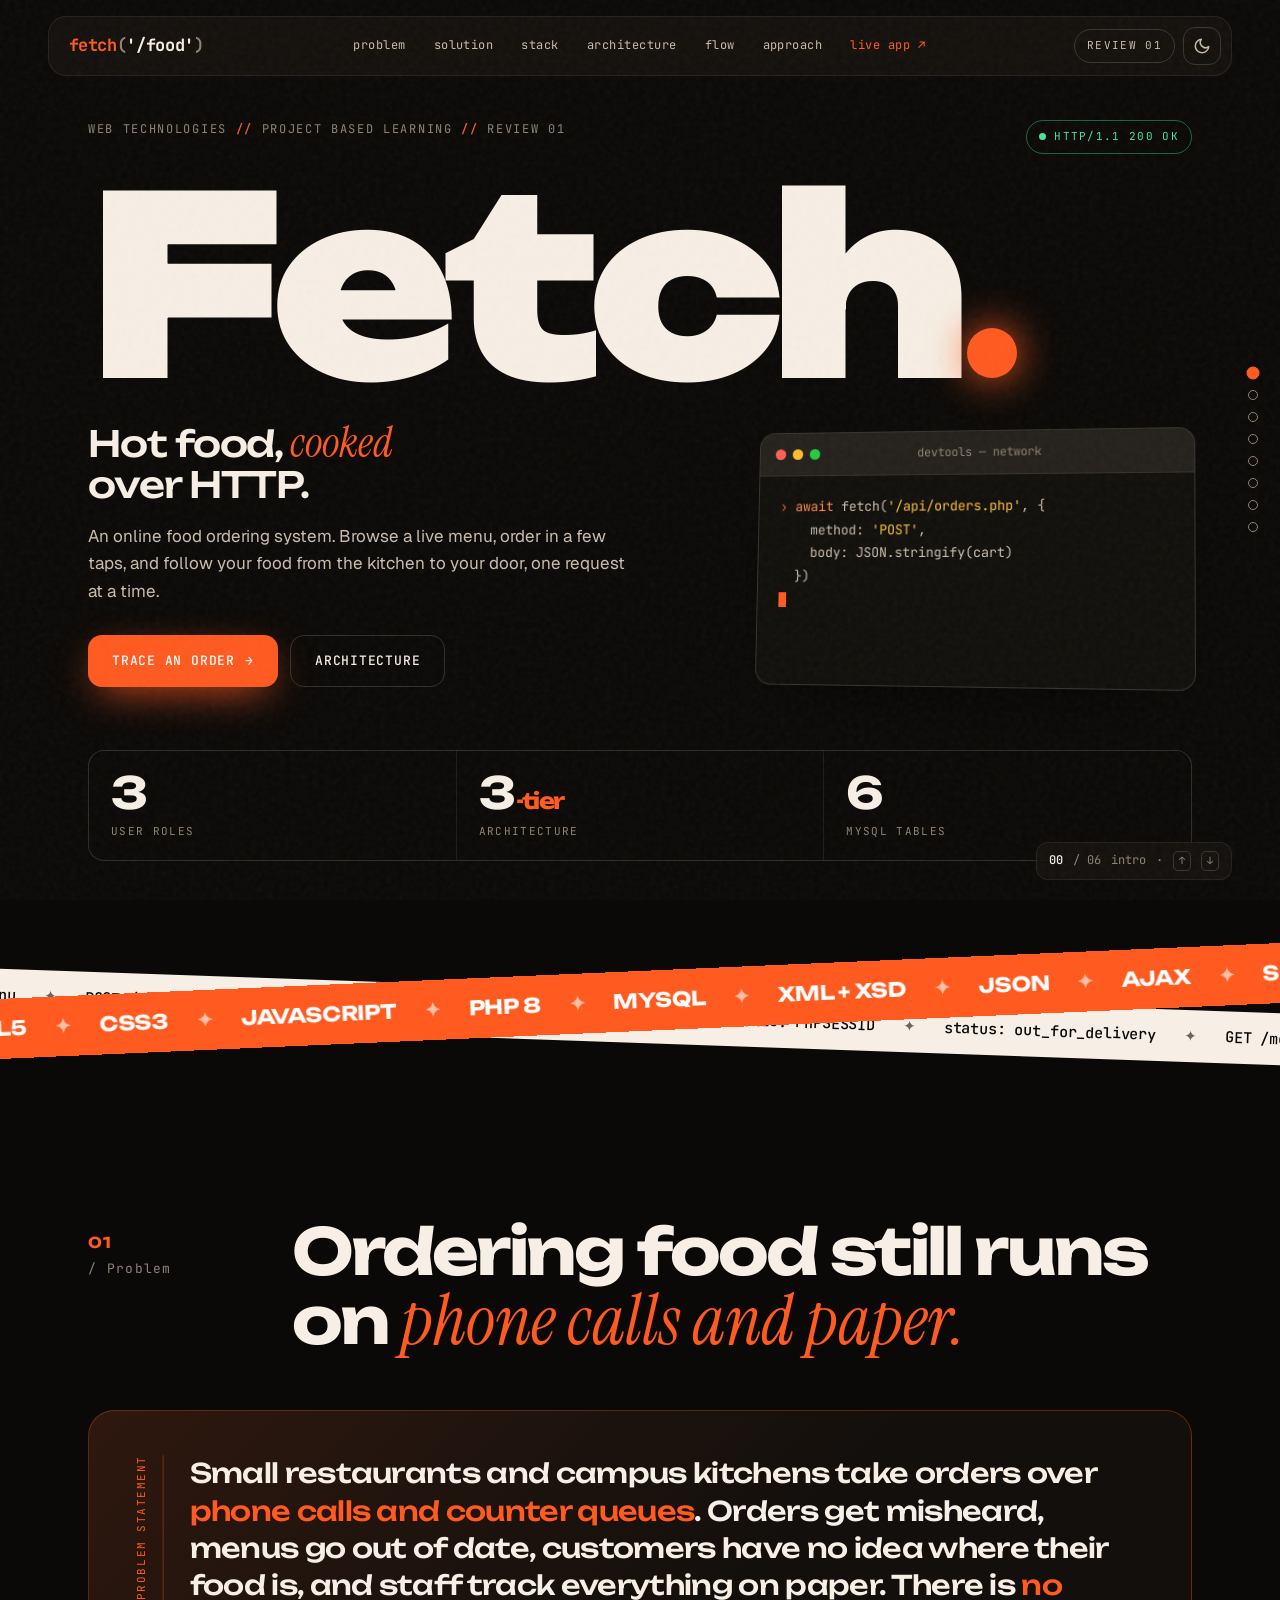
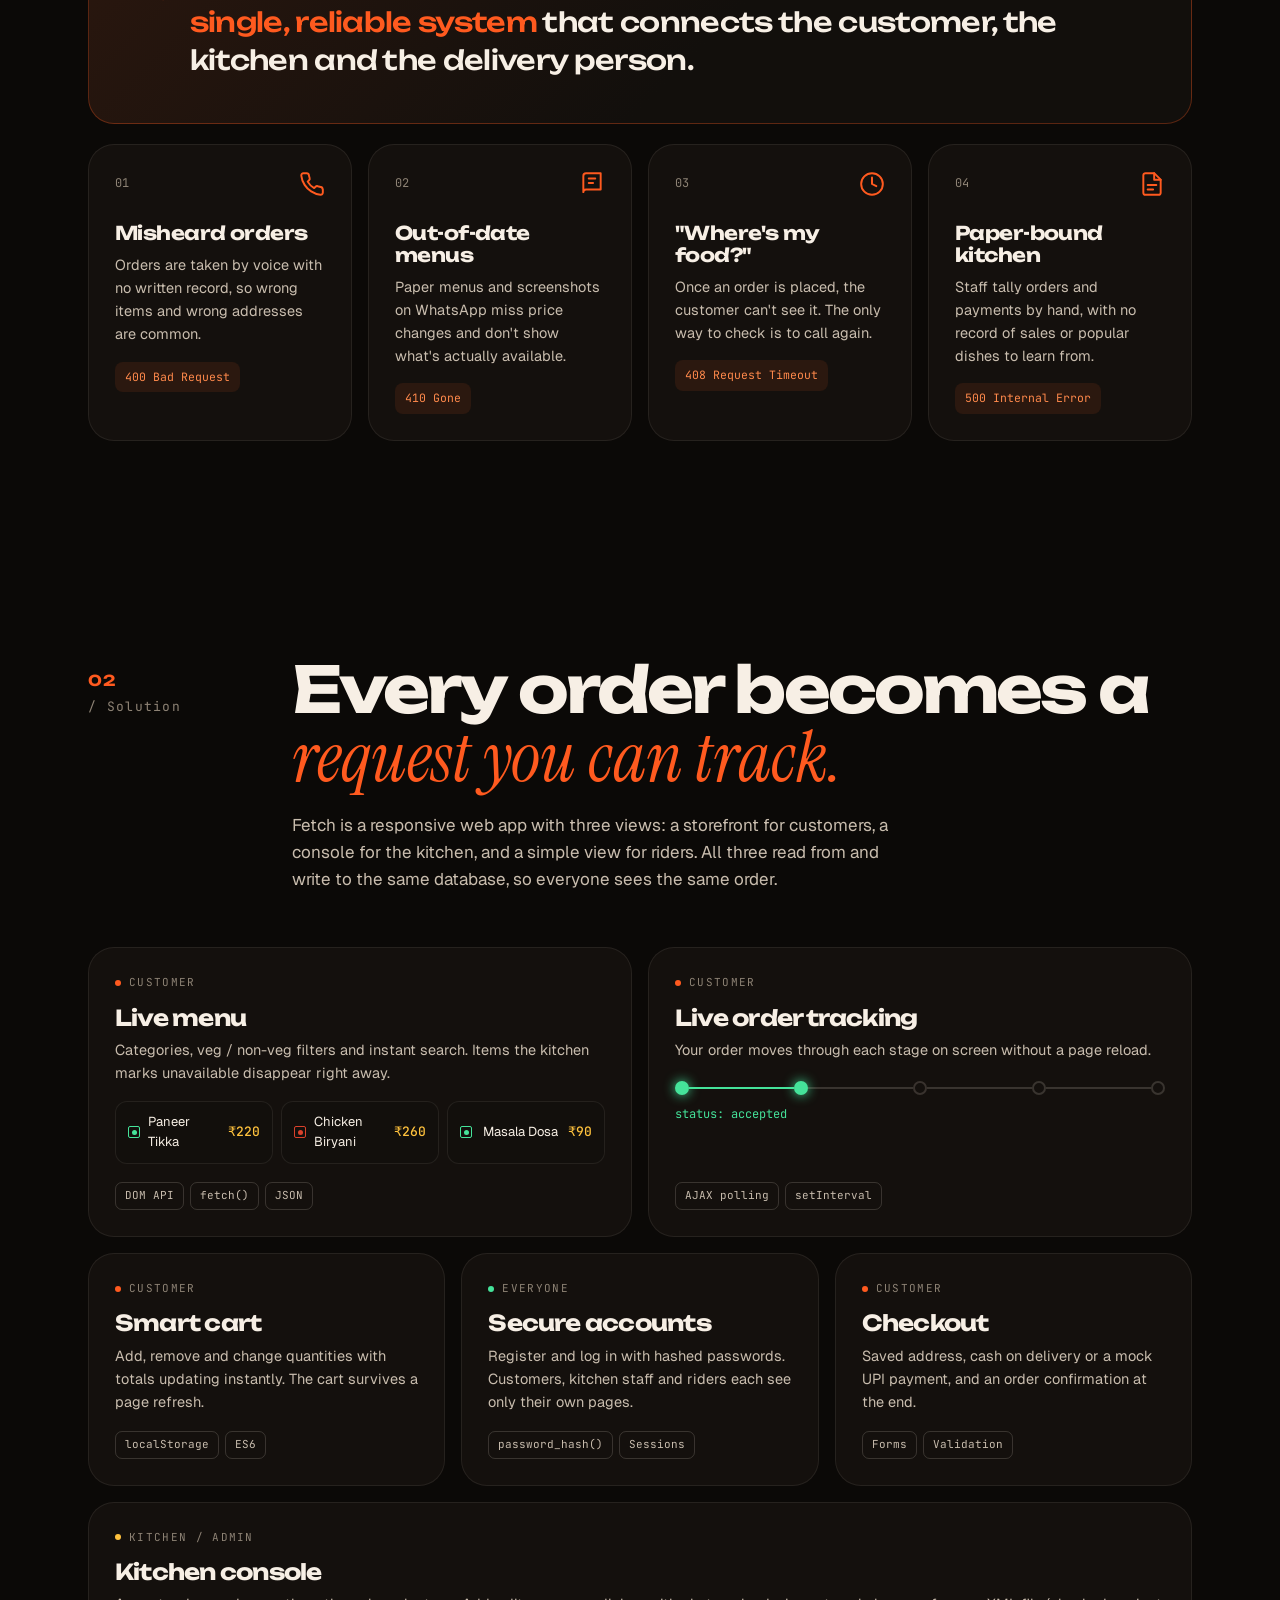
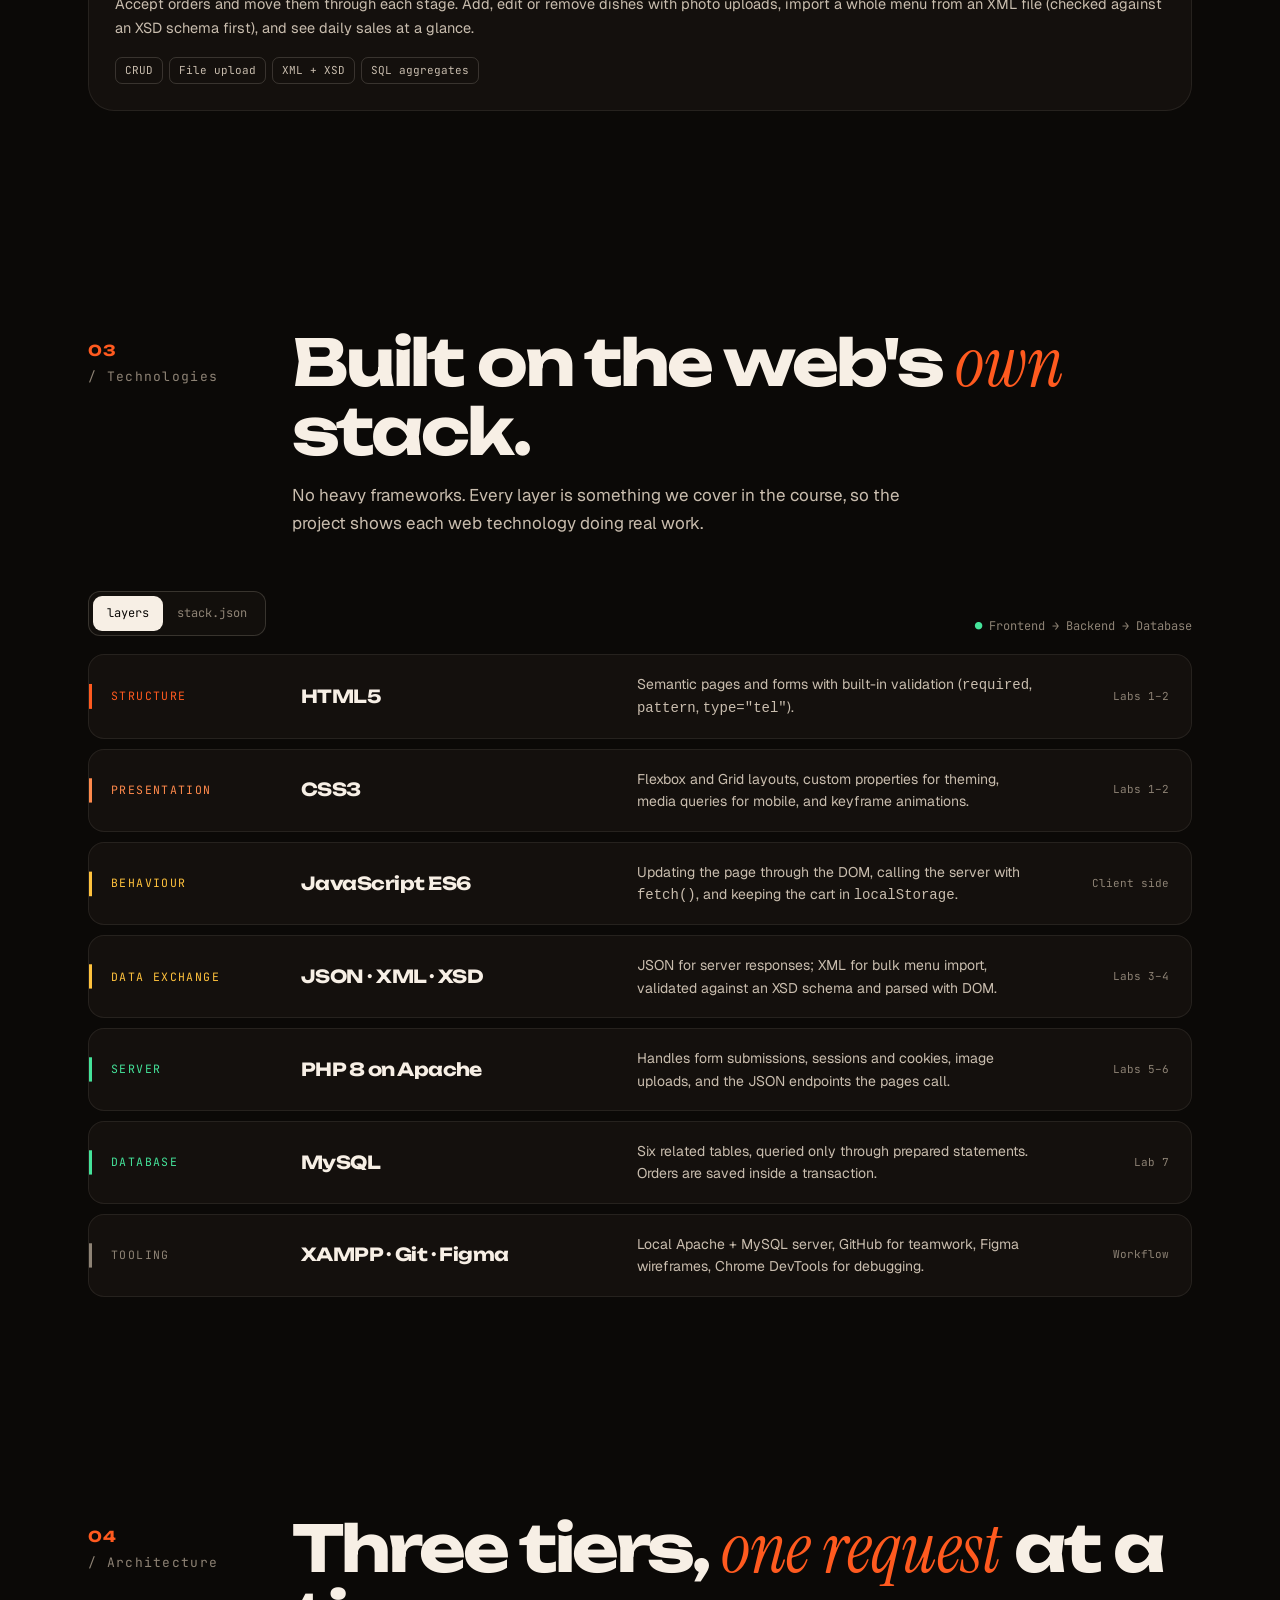
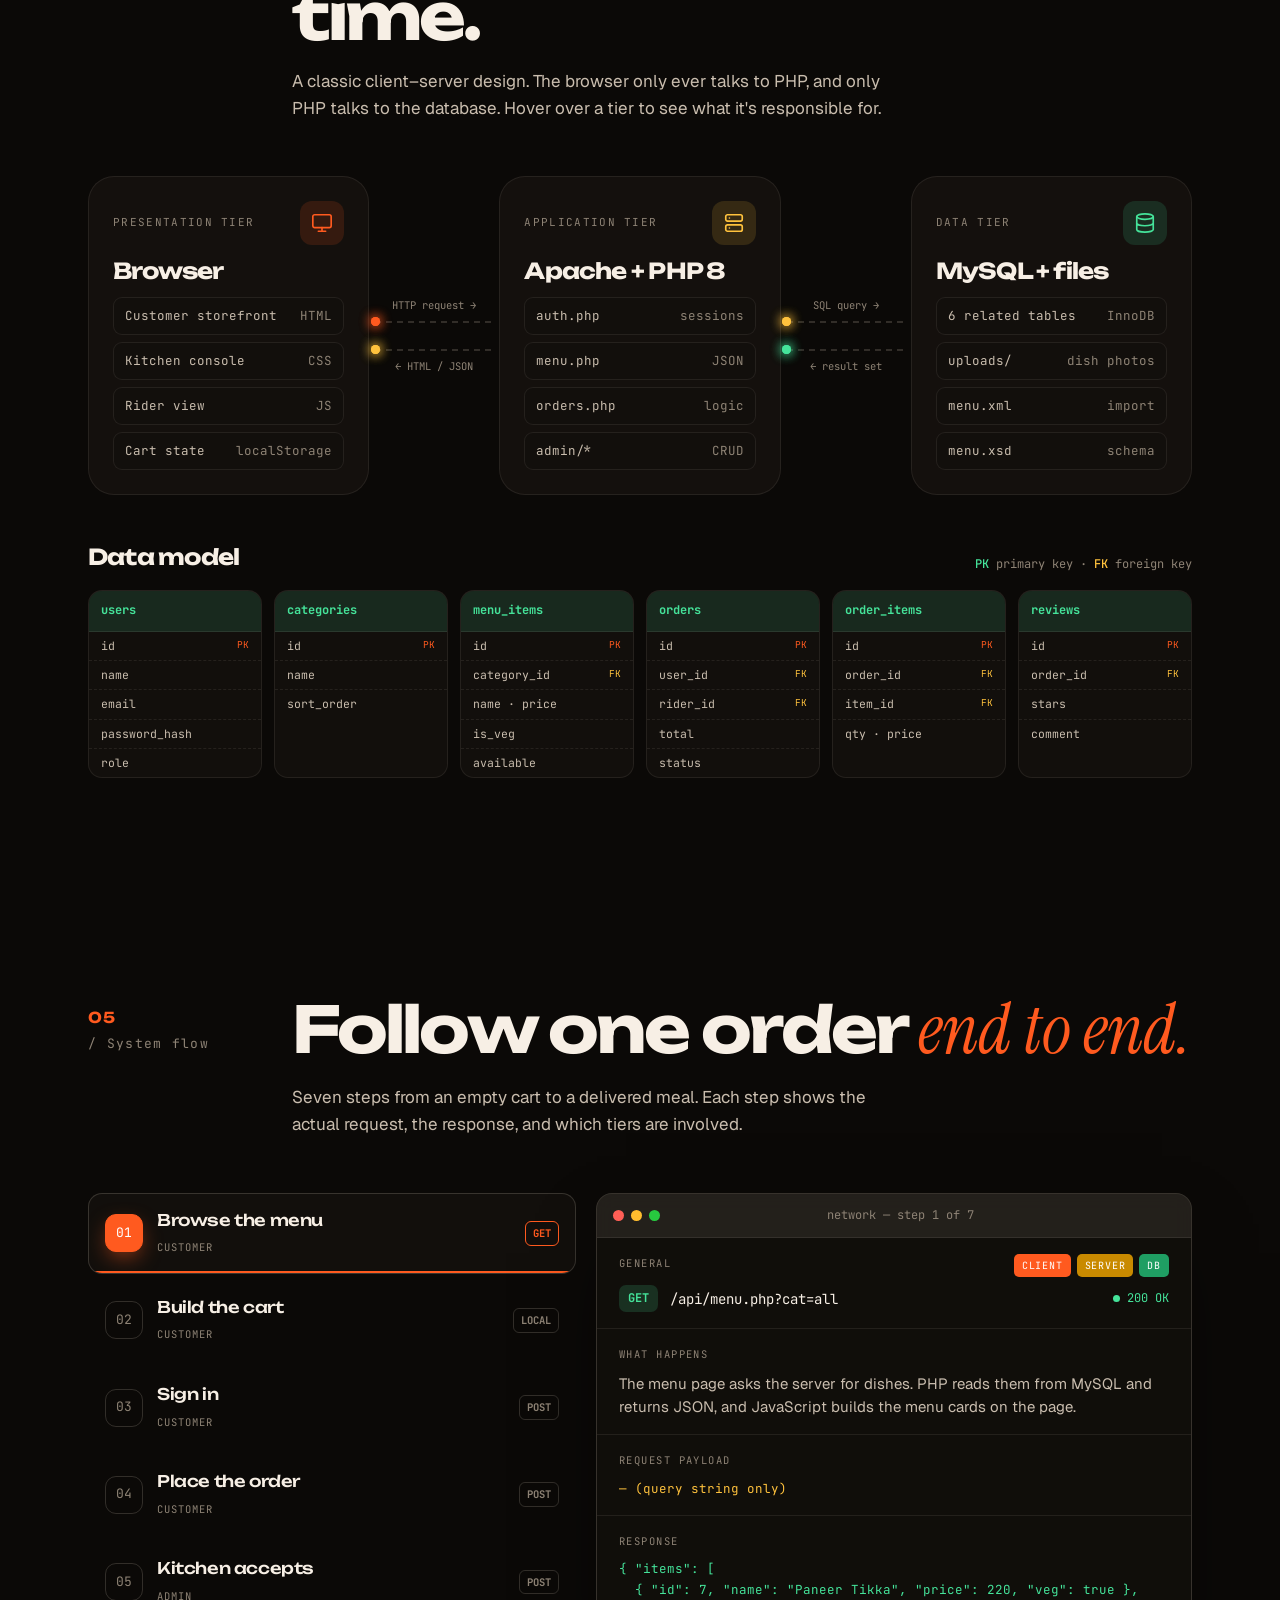
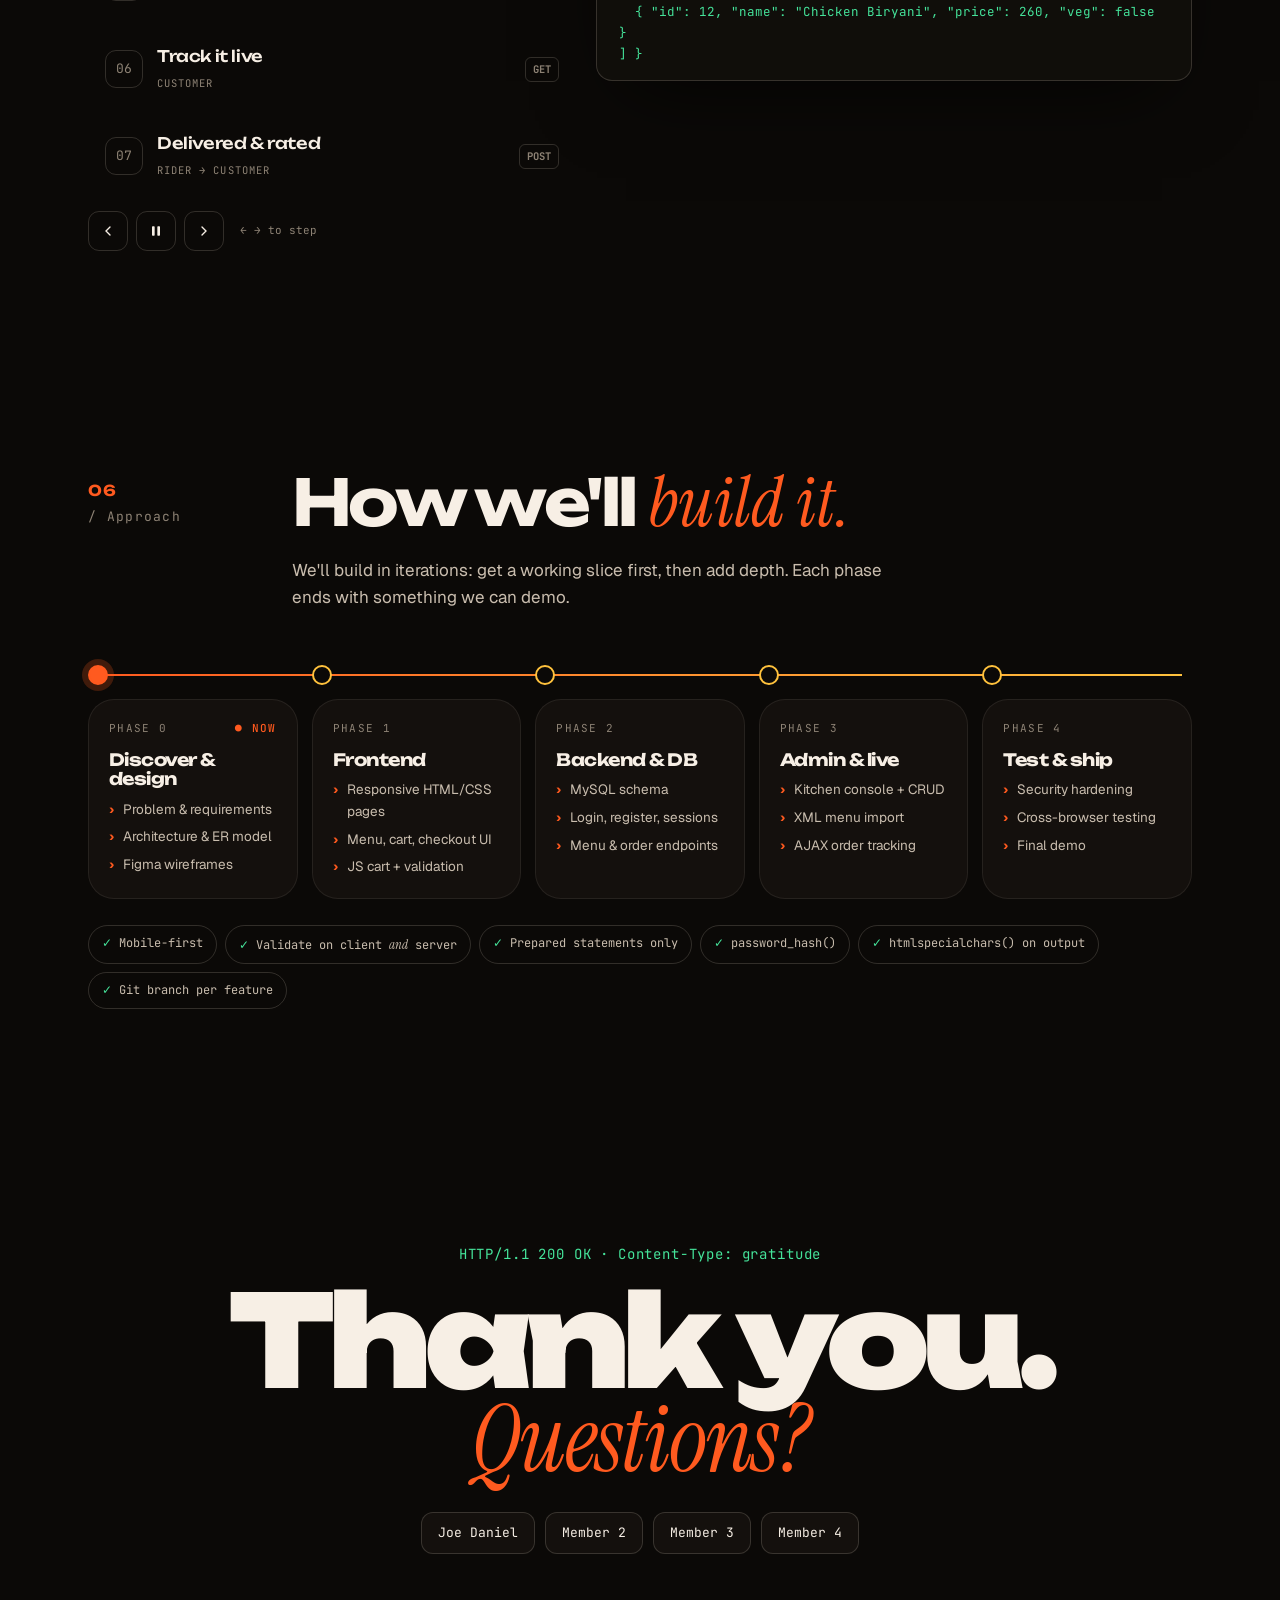
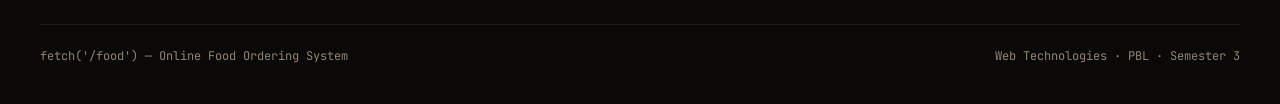
<file: index.html>
<!DOCTYPE html>
<html lang="en" data-theme="dark">
<head>
<meta charset="UTF-8">
<meta name="viewport" content="width=device-width, initial-scale=1.0">
<title>Fetch — Online Food Ordering</title>
<meta name="description" content="Fetch — an online food ordering system. Web Technologies PBL, Review 01.">
<link rel="preconnect" href="https://fonts.googleapis.com">
<link rel="preconnect" href="https://fonts.gstatic.com" crossorigin>
<link href="https://fonts.googleapis.com/css2?family=Unbounded:wght@500;700;900&family=Instrument+Serif:ital@0;1&family=Geist:wght@300;400;500;600&family=JetBrains+Mono:wght@400;500;700&display=swap" rel="stylesheet">
<link rel="icon" href="data:image/svg+xml,%3Csvg xmlns='http://www.w3.org/2000/svg' viewBox='0 0 32 32'%3E%3Crect width='32' height='32' rx='8' fill='%230b0907'/%3E%3Ctext x='6' y='23' font-family='monospace' font-weight='700' font-size='18' fill='%23fff'%3Ef%3C/text%3E%3Ccircle cx='23' cy='21' r='3.2' fill='%23ff5a1f'/%3E%3C/svg%3E">
<style>
/* ==========================================================================
   FETCH — "Kitchen Terminal" design language.
   Warm near-black, like a kitchen pass at night. Three signal colours, one job each:
     ember    identity + the thing to press
     saffron  data — strings, payloads, highlights
     basil    status — 200 OK, live, done
   Everything else is ink on dark.
   ========================================================================== */
:root {
  --bg: #0b0907;
  --bg-1: #120f0c;
  --bg-2: #1a1612;
  --bg-3: #241f19;
  --line: rgba(255, 238, 220, 0.08);
  --line-2: rgba(255, 238, 220, 0.16);
  --ink: #f7efe5;
  --ink-2: #c9bdae;
  --muted: #8e8375;

  --ember: #ff5a1f;
  --ember-2: #ff8a4c;
  --saffron: #ffc23d;
  --basil: #45e39a;
  --glass: rgba(26, 22, 18, 0.62);
  --shadow: 0 30px 80px -30px rgba(0, 0, 0, 0.8);
  --grid: rgba(255, 138, 76, 0.055);

  --f-display: 'Unbounded', 'Arial Black', sans-serif;
  --f-serif: 'Instrument Serif', Georgia, serif;
  --f-body: 'Geist', system-ui, sans-serif;
  --f-mono: 'JetBrains Mono', ui-monospace, monospace;

  --r: 16px;
  --r-lg: 26px;
  --gutter: clamp(16px, 4.5vw, 48px);
  --maxw: 1200px;
  color-scheme: dark;
}
:root[data-theme="light"] {
  --bg: #f6efe4;
  --bg-1: #efe6d8;
  --bg-2: #fffaf2;
  --bg-3: #e8dccb;
  --line: rgba(40, 24, 10, 0.1);
  --line-2: rgba(40, 24, 10, 0.2);
  --ink: #1b130c;
  --ink-2: #4a3c2f;
  --muted: #7c6c5b;
  --ember: #e2470f;
  --ember-2: #c9400d;
  --saffron: #a86a00;
  --basil: #108a55;
  --glass: rgba(255, 250, 242, 0.75);
  --shadow: 0 30px 70px -35px rgba(80, 40, 10, 0.35);
  --grid: rgba(226, 71, 15, 0.07);
  color-scheme: light;
}

*, *::before, *::after { box-sizing: border-box; margin: 0; padding: 0; }
html { scroll-behavior: smooth; overflow-x: clip; background: var(--bg); }
body {
  background: var(--bg);
  color: var(--ink);
  font-family: var(--f-body);
  font-size: 16px;
  line-height: 1.6;
  -webkit-font-smoothing: antialiased;
  overflow-x: clip;
  transition: background-color .4s ease, color .4s ease;
}
::selection { background: var(--ember); color: #fff; }
a { color: inherit; text-decoration: none; }
button { font: inherit; color: inherit; background: none; border: 0; cursor: pointer; }
:focus-visible { outline: 2px solid var(--saffron); outline-offset: 3px; border-radius: 6px; }
em { font-family: var(--f-serif); font-style: italic; font-weight: 400; color: var(--ember); letter-spacing: 0; }

/* ---------- ambient layers ---------- */
.grid-bg {
  position: fixed; inset: 0; z-index: -2; pointer-events: none;
  background-image: linear-gradient(var(--grid) 1px, transparent 1px), linear-gradient(90deg, var(--grid) 1px, transparent 1px);
  background-size: 56px 56px;
  mask-image: radial-gradient(ellipse 90% 70% at 50% 30%, #000 40%, transparent 100%);
}
.spot {
  position: fixed; inset: 0; z-index: -1; pointer-events: none;
  background: radial-gradient(600px circle at var(--mx, 50%) var(--my, 20%), rgba(255, 90, 31, 0.07), transparent 60%);
}
.noise {
  position: fixed; inset: 0; z-index: 90; pointer-events: none; opacity: .045;
  background: url("data:image/svg+xml,%3Csvg viewBox='0 0 200 200' xmlns='http://www.w3.org/2000/svg'%3E%3Cfilter id='n'%3E%3CfeTurbulence type='fractalNoise' baseFrequency='0.8' numOctaves='3' stitchTiles='stitch'/%3E%3C/filter%3E%3Crect width='100%25' height='100%25' filter='url(%23n)'/%3E%3C/svg%3E");
}
#progress {
  position: fixed; top: 0; left: 0; height: 3px; width: 100%; z-index: 100;
  transform-origin: 0 50%; transform: scaleX(0);
  background: linear-gradient(90deg, var(--ember), var(--saffron));
  box-shadow: 0 0 14px var(--ember);
}

.wrap { max-width: var(--maxw); margin: 0 auto; padding: 0 var(--gutter); }

/* ---------- nav ---------- */
.nav {
  position: fixed; top: 16px; left: 50%; transform: translateX(-50%); z-index: 80;
  width: min(calc(100% - 2 * var(--gutter)), var(--maxw));
  display: flex; align-items: center; justify-content: space-between; gap: 16px;
  padding: 10px 10px 10px 20px;
  background: var(--glass);
  backdrop-filter: blur(18px) saturate(140%); -webkit-backdrop-filter: blur(18px) saturate(140%);
  border: 1px solid var(--line); border-radius: 18px;
  transition: top .35s ease, border-color .35s ease;
}
.nav.is-scrolled { top: 10px; border-color: var(--line-2); }
.logo { font-family: var(--f-mono); font-weight: 700; font-size: 17px; letter-spacing: -.02em; display: flex; align-items: center; }
.logo b { color: var(--ember); font-weight: 700; }
.logo i { font-style: normal; color: var(--muted); }
.nav__links { display: flex; gap: 4px; }
.nav__links a {
  font-family: var(--f-mono); font-size: 12px; letter-spacing: .04em; color: var(--ink-2);
  padding: 8px 12px; border-radius: 10px; transition: color .2s, background .2s;
}
.nav__links a:hover, .nav__links a.is-active { color: var(--ink); background: var(--line); }
.nav__links a.is-active::before { content: '● '; color: var(--ember); font-size: 9px; vertical-align: 2px; }
.nav__right { display: flex; gap: 8px; align-items: center; }
.chip {
  display: inline-flex; align-items: center; gap: 8px;
  font-family: var(--f-mono); font-size: 11px; letter-spacing: .12em; text-transform: uppercase;
  padding: 7px 12px; border-radius: 999px; border: 1px solid var(--line-2); color: var(--ink-2);
  white-space: nowrap;
}
.chip--live { color: var(--basil); border-color: color-mix(in srgb, var(--basil) 40%, transparent); }
.chip--live .dot { width: 7px; height: 7px; border-radius: 50%; background: var(--basil); box-shadow: 0 0 0 0 var(--basil); animation: ping 1.8s infinite; }
@keyframes ping { 0% { box-shadow: 0 0 0 0 color-mix(in srgb, var(--basil) 70%, transparent); } 100% { box-shadow: 0 0 0 10px transparent; } }
.theme-btn {
  width: 38px; height: 38px; border-radius: 12px; border: 1px solid var(--line-2);
  display: grid; place-items: center; color: var(--ink-2); transition: color .2s, transform .3s;
}
.theme-btn:hover { color: var(--ember); transform: rotate(20deg); }
.theme-btn svg { width: 18px; height: 18px; }
.theme-btn .sun { display: none; }
:root[data-theme="light"] .theme-btn .sun { display: block; }
:root[data-theme="light"] .theme-btn .moon { display: none; }

/* ---------- hero ---------- */
.hero { min-height: 100svh; display: flex; flex-direction: column; justify-content: center; padding-top: 120px; padding-bottom: 60px; position: relative; }
.hero::before, .hero::after {
  content: ''; position: absolute; z-index: -1; border-radius: 50%; filter: blur(90px); pointer-events: none;
}
.hero::before { width: 520px; height: 520px; right: -120px; top: 12%; background: var(--ember); opacity: .16; animation: drift 14s ease-in-out infinite alternate; }
.hero::after { width: 380px; height: 380px; left: -140px; bottom: 5%; background: var(--saffron); opacity: .08; animation: drift 18s ease-in-out infinite alternate-reverse; }
@keyframes drift { to { transform: translate(-60px, 40px) scale(1.15); } }
.hero__top { display: flex; justify-content: space-between; gap: 12px; flex-wrap: wrap; margin-bottom: 28px; }
.tag { font-family: var(--f-mono); font-size: 12px; letter-spacing: .14em; text-transform: uppercase; color: var(--muted); }
.tag b { color: var(--ember); font-weight: 500; }
.hero__grid { display: grid; grid-template-columns: 1.15fr .85fr; gap: clamp(28px, 5vw, 64px); align-items: end; }
.title {
  margin-bottom: clamp(20px, 3vw, 34px);
  font-family: var(--f-display); font-weight: 900; line-height: .82; letter-spacing: -.06em;
  font-size: clamp(60px, 21vw, 250px); display: flex; align-items: baseline;
}
.title .ch { display: inline-block; transform: translateY(110%) rotate(8deg); opacity: 0; animation: rise .9s cubic-bezier(.2, .9, .2, 1.05) forwards; animation-delay: calc(var(--i) * 70ms + 150ms); }
.title .dotmark {
  display: inline-block; width: .2em; height: .2em; margin-left: .04em; border-radius: 50%; background: var(--ember);
  box-shadow: 0 0 40px var(--ember); transform: scale(0); animation: pop .6s cubic-bezier(.3, 1.6, .5, 1) .75s forwards, glow 2.6s ease-in-out 1.4s infinite;
}
@keyframes rise { to { transform: none; opacity: 1; } }
@keyframes pop { to { transform: scale(1); } }
@keyframes glow { 50% { box-shadow: 0 0 70px 6px var(--ember); } }
.hero__line { font-family: var(--f-display); font-weight: 500; font-size: clamp(22px, 3vw, 36px); letter-spacing: -.03em; margin-top: 0; line-height: 1.15; }
.rotator { display: inline-grid; vertical-align: bottom; overflow: hidden; height: 1.2em; }
.rotator span { grid-area: 1 / 1; font-family: var(--f-serif); font-style: italic; font-weight: 400; color: var(--ember); font-size: 1.18em; line-height: 1.02; letter-spacing: 0; transform: translateY(100%); opacity: 0; transition: transform .6s cubic-bezier(.7, 0, .2, 1), opacity .6s; }
.rotator span.is-on { transform: none; opacity: 1; }
.rotator span.is-off { transform: translateY(-100%); opacity: 0; }
.hero__sub { color: var(--ink-2); max-width: 540px; margin-top: 18px; font-size: 17px; }
.cta { display: flex; gap: 12px; margin-top: 30px; flex-wrap: wrap; }
.btn {
  display: inline-flex; align-items: center; gap: 10px; min-height: 52px; padding: 0 24px; border-radius: 14px;
  font-family: var(--f-mono); font-size: 13px; font-weight: 500; letter-spacing: .06em; text-transform: uppercase;
  transition: transform .25s cubic-bezier(.25, .46, .45, .94), background .25s, box-shadow .25s; will-change: transform;
}
.btn--primary { background: var(--ember); color: #fff; box-shadow: 0 12px 40px -12px var(--ember); }
.btn--primary:hover { box-shadow: 0 18px 50px -10px var(--ember); }
.btn--ghost { border: 1px solid var(--line-2); color: var(--ink); }
.btn--ghost:hover { background: var(--line); }
.btn .arr { transition: transform .25s; }
.btn:hover .arr { transform: translateX(4px); }

/* terminal window (shared) */
.term {
  background: color-mix(in srgb, var(--bg-1) 88%, transparent);
  border: 1px solid var(--line-2); border-radius: var(--r); overflow: hidden;
  box-shadow: var(--shadow); backdrop-filter: blur(10px);
}
.term__bar { display: flex; align-items: center; gap: 7px; padding: 12px 16px; border-bottom: 1px solid var(--line); background: var(--line); }
.term__bar i { width: 11px; height: 11px; border-radius: 50%; background: #ff5f56; }
.term__bar i:nth-child(2) { background: #ffbd2e; } .term__bar i:nth-child(3) { background: #27c93f; }
.term__bar span { margin-left: auto; margin-right: auto; font-family: var(--f-mono); font-size: 12px; color: var(--muted); padding-right: 40px; }
.term__body { padding: 20px 22px; font-family: var(--f-mono); font-size: 13.5px; line-height: 1.75; color: var(--ink-2); }
.k-prompt { color: var(--ember); } .k-str { color: var(--saffron); } .k-ok { color: var(--basil); } .k-key { color: var(--ember-2); } .k-dim { color: var(--muted); }
.caret { display: inline-block; width: 8px; height: 1.1em; background: var(--ember); vertical-align: -3px; animation: blink 1s steps(1) infinite; }
@keyframes blink { 50% { opacity: 0; } }
.hero__term { transform: perspective(1200px) rotateY(-8deg) rotateX(4deg); transition: transform .6s ease; animation: float 7s ease-in-out infinite; }
.hero__term:hover { transform: none; }
@keyframes float { 50% { translate: 0 -10px; } }
.hero__term .term__body { min-height: 212px; white-space: pre-wrap; word-break: break-word; }

.facts { display: grid; grid-template-columns: repeat(3, 1fr); gap: 1px; background: var(--line); border: 1px solid var(--line); border-radius: var(--r); overflow: hidden; margin-top: clamp(40px, 7vh, 72px); }
.fact { background: var(--bg); padding: 20px 22px; }
.fact__v { font-family: var(--f-display); font-weight: 700; font-size: clamp(30px, 4vw, 44px); letter-spacing: -.04em; line-height: 1; }
.fact__v small { color: var(--ember); font-size: .5em; margin-left: 2px; }
.fact__k { font-family: var(--f-mono); font-size: 11px; text-transform: uppercase; letter-spacing: .12em; color: var(--muted); margin-top: 8px; }

/* ---------- tapes ---------- */
.tapes { position: relative; height: 150px; margin: 20px 0; overflow: hidden; }
.tape { position: absolute; left: -5%; width: 110%; padding: 14px 0; overflow: hidden; display: flex; }
.tape--a { top: 30px; background: var(--ember); color: #fff; transform: rotate(-2.5deg); z-index: 2; }
.tape--b { top: 50px; background: var(--ink); color: var(--bg); transform: rotate(2deg); }
.tape__track { display: flex; flex: none; gap: 28px; padding-right: 28px; animation: marquee 32s linear infinite; font-family: var(--f-display); font-weight: 700; font-size: 20px; letter-spacing: -.01em; text-transform: uppercase; white-space: nowrap; }
.tape--b .tape__track { animation-direction: reverse; font-family: var(--f-mono); font-weight: 500; font-size: 15px; text-transform: none; }
.tape__track span::after { content: '✦'; margin-left: 28px; opacity: .6; }
@keyframes marquee { to { transform: translateX(-100%); } }

/* ---------- sections ---------- */
section.s { padding: clamp(80px, 12vh, 130px) 0; position: relative; scroll-margin-top: 0; }
.s__head { display: grid; grid-template-columns: 180px 1fr; gap: 24px; margin-bottom: clamp(36px, 6vh, 60px); align-items: start; }
.s__idx { font-family: var(--f-mono); font-size: 13px; color: var(--muted); letter-spacing: .1em; padding-top: 12px; }
.s__idx b { display: block; font-family: var(--f-display); font-size: 15px; color: var(--ember); font-weight: 700; margin-bottom: 4px; }
.s__title { font-family: var(--f-display); font-weight: 700; font-size: clamp(32px, 5vw, 64px); line-height: 1.02; letter-spacing: -.045em; max-width: 16ch; }
.s__title em { font-size: 1.1em; }
.s__lede { color: var(--ink-2); max-width: 620px; margin-top: 18px; font-size: 17px; }

.reveal { opacity: 0; transform: translateY(34px); transition: opacity .9s ease, transform .9s cubic-bezier(.2, .8, .2, 1); transition-delay: calc(var(--d, 0) * 90ms); }
.reveal.in { opacity: 1; transform: none; }

/* card with cursor-follow glow */
.card {
  position: relative; background: var(--glass); border: 1px solid var(--line); border-radius: var(--r-lg);
  padding: 26px; overflow: hidden; transition: border-color .3s, transform .4s cubic-bezier(.2, .8, .2, 1);
}
.card::before {
  content: ''; position: absolute; inset: 0; pointer-events: none; opacity: 0; transition: opacity .3s;
  background: radial-gradient(380px circle at var(--cx, 50%) var(--cy, 50%), color-mix(in srgb, var(--ember) 14%, transparent), transparent 60%);
}
.card:hover { border-color: var(--line-2); transform: translateY(-4px); }
.card:hover::before { opacity: 1; }

/* ---------- problem ---------- */
.statement {
  display: grid; grid-template-columns: auto 1fr; gap: 26px; align-items: start;
  padding: clamp(26px, 4vw, 44px); border-radius: var(--r-lg);
  background: linear-gradient(135deg, color-mix(in srgb, var(--ember) 12%, var(--bg-1)), var(--bg-1) 60%);
  border: 1px solid color-mix(in srgb, var(--ember) 30%, transparent);
  margin-bottom: 20px;
}
.statement__tag { font-family: var(--f-mono); font-size: 11px; letter-spacing: .14em; text-transform: uppercase; color: var(--ember); writing-mode: vertical-rl; transform: rotate(180deg); border-left: 1px solid color-mix(in srgb, var(--ember) 40%, transparent); padding-left: 12px; }
.statement p { font-family: var(--f-display); font-weight: 500; font-size: clamp(18px, 2.2vw, 27px); line-height: 1.38; letter-spacing: -.025em; }
.statement mark { background: none; color: var(--ember); }
.pains { display: grid; grid-template-columns: repeat(4, 1fr); gap: 16px; }
.pain__n { font-family: var(--f-mono); font-size: 12px; color: var(--muted); display: flex; justify-content: space-between; align-items: center; }
.pain__n svg { width: 26px; height: 26px; color: var(--ember); }
.pain h3 { font-family: var(--f-display); font-weight: 700; font-size: 19px; letter-spacing: -.03em; margin: 26px 0 8px; line-height: 1.15; }
.pain p { color: var(--ink-2); font-size: 14.5px; }
.pain .err { margin-top: 16px; font-family: var(--f-mono); font-size: 11.5px; color: var(--ember-2); padding: 6px 10px; border-radius: 8px; background: color-mix(in srgb, var(--ember) 10%, transparent); display: inline-block; }

/* ---------- solution bento ---------- */
.bento { display: grid; grid-template-columns: repeat(6, 1fr); gap: 16px; }
.bento .card { display: flex; flex-direction: column; min-height: 230px; }
.b-wide { grid-column: span 3; } .b-mid { grid-column: span 2; } .b-full { grid-column: span 6; }
.feat__role { font-family: var(--f-mono); font-size: 11px; letter-spacing: .12em; text-transform: uppercase; color: var(--muted); display: flex; gap: 8px; align-items: center; }
.feat__role i { width: 6px; height: 6px; border-radius: 50%; background: var(--ember); }
.feat__role.r-admin i { background: var(--saffron); } .feat__role.r-all i { background: var(--basil); }
.feat h3 { font-family: var(--f-display); font-weight: 700; font-size: 22px; letter-spacing: -.035em; margin: 14px 0 8px; line-height: 1.1; }
.feat p { color: var(--ink-2); font-size: 14.5px; }
.feat .tech { margin-top: auto; padding-top: 18px; display: flex; gap: 6px; flex-wrap: wrap; }
.tech span { font-family: var(--f-mono); font-size: 11px; padding: 4px 9px; border-radius: 7px; border: 1px solid var(--line-2); color: var(--ink-2); }
/* mini visuals inside bento */
.mini-menu { display: flex; gap: 8px; margin-top: 16px; flex-wrap: wrap; }
.mini-menu div { flex: 1 1 110px; border: 1px solid var(--line); border-radius: 12px; padding: 10px 12px; background: var(--bg-1); font-size: 13px; display: flex; justify-content: space-between; align-items: center; gap: 8px; transition: transform .3s; }
.mini-menu div:hover { transform: translateY(-3px); }
.mini-menu b { font-family: var(--f-mono); font-weight: 500; color: var(--saffron); }
.veg { width: 12px; height: 12px; border: 1.5px solid var(--basil); border-radius: 2px; display: inline-grid; place-items: center; flex: none; }
.veg::after { content: ''; width: 5px; height: 5px; border-radius: 50%; background: var(--basil); }
.veg.nv { border-color: #d9412b; } .veg.nv::after { background: #d9412b; }
.track-mini { display: flex; align-items: center; margin-top: 20px; }
.track-mini .st { width: 14px; height: 14px; border-radius: 50%; border: 2px solid var(--line-2); flex: none; position: relative; transition: all .4s; }
.track-mini .bar { flex: 1; height: 2px; background: var(--line-2); position: relative; overflow: hidden; }
.track-mini .bar::after { content: ''; position: absolute; inset: 0; background: var(--basil); transform: scaleX(0); transform-origin: left; transition: transform .5s ease; }
.track-mini .st.on { border-color: var(--basil); background: var(--basil); box-shadow: 0 0 12px var(--basil); }
.track-mini .bar.on::after { transform: scaleX(1); }
.track-lbl { font-family: var(--f-mono); font-size: 12px; color: var(--basil); margin-top: 10px; min-height: 1.4em; }

/* ---------- stack ---------- */
.stack-top { display: flex; justify-content: space-between; align-items: end; gap: 16px; flex-wrap: wrap; margin-bottom: 18px; }
.seg { display: inline-flex; padding: 4px; border-radius: 12px; border: 1px solid var(--line-2); background: var(--bg-1); }
.seg button { font-family: var(--f-mono); font-size: 12px; padding: 8px 14px; border-radius: 9px; color: var(--muted); transition: all .25s; }
.seg button.is-on { background: var(--ink); color: var(--bg); }
.stack-note { font-family: var(--f-mono); font-size: 12px; color: var(--muted); }
.stack-note b { color: var(--basil); font-weight: 500; }
.layers { display: grid; gap: 10px; }
.layer {
  display: grid; grid-template-columns: 170px 1.1fr 1.4fr 110px; gap: 20px; align-items: center;
  padding: 18px 22px; border-radius: 16px; border: 1px solid var(--line); background: var(--glass);
  position: relative; overflow: hidden; transition: transform .35s cubic-bezier(.2, .8, .2, 1), border-color .3s;
}
.layer::before { content: ''; position: absolute; left: 0; top: 0; bottom: 0; width: 3px; background: var(--c, var(--ember)); transform: scaleY(.3); transition: transform .35s; }
.layer:hover { transform: translateX(8px); border-color: var(--line-2); }
.layer:hover::before { transform: scaleY(1); }
.layer__name { font-family: var(--f-mono); font-size: 11.5px; letter-spacing: .12em; text-transform: uppercase; color: var(--c, var(--ember)); }
.layer__tech { font-family: var(--f-display); font-weight: 700; font-size: 18px; letter-spacing: -.03em; line-height: 1.2; }
.layer__use { color: var(--ink-2); font-size: 14px; }
.layer__lab { font-family: var(--f-mono); font-size: 11px; color: var(--muted); text-align: right; }
.stack-json { display: none; }
.stack-json.is-on { display: block; animation: fadeUp .5s ease; }
.layers.is-off { display: none; }
@keyframes fadeUp { from { opacity: 0; transform: translateY(12px); } }
.stack-json pre { font-family: var(--f-mono); font-size: 13.5px; line-height: 1.8; overflow-x: auto; }

/* ---------- architecture ---------- */
.arch { display: grid; grid-template-columns: 1fr 130px 1fr 130px 1fr; align-items: stretch; }
.tier { padding: 24px; display: flex; flex-direction: column; gap: 14px; }
.tier__top { display: flex; justify-content: space-between; align-items: center; }
.tier__lvl { font-family: var(--f-mono); font-size: 11px; letter-spacing: .12em; text-transform: uppercase; color: var(--muted); }
.tier__ico { width: 44px; height: 44px; border-radius: 12px; display: grid; place-items: center; background: color-mix(in srgb, var(--tc) 14%, transparent); color: var(--tc); }
.tier__ico svg { width: 22px; height: 22px; }
.tier h3 { font-family: var(--f-display); font-weight: 700; font-size: 22px; letter-spacing: -.035em; line-height: 1.1; }
.tier ul { list-style: none; display: grid; gap: 7px; }
.tier li { font-family: var(--f-mono); font-size: 12.5px; color: var(--ink-2); padding: 8px 11px; border-radius: 9px; background: var(--bg-1); border: 1px solid var(--line); display: flex; justify-content: space-between; gap: 8px; }
.tier li span { color: var(--muted); }
.tier.lit { border-color: color-mix(in srgb, var(--tc) 60%, transparent); box-shadow: 0 0 0 1px color-mix(in srgb, var(--tc) 30%, transparent), 0 20px 60px -30px var(--tc); }
.t-client { --tc: var(--ember); } .t-server { --tc: var(--saffron); } .t-data { --tc: var(--basil); }
.wire { display: flex; flex-direction: column; justify-content: center; gap: 26px; padding: 0 6px; }
.wire__row { position: relative; }
.wire__lbl { font-family: var(--f-mono); font-size: 10.5px; color: var(--muted); text-align: center; margin-bottom: 7px; white-space: nowrap; }
.wire__row:last-child .wire__lbl { margin: 7px 0 0; }
.track { position: relative; height: 2px; background: repeating-linear-gradient(90deg, var(--line-2) 0 6px, transparent 6px 11px); }
.pkt { position: absolute; top: 50%; width: 9px; height: 9px; margin: -4.5px 0 0 -4.5px; border-radius: 50%; background: var(--pc); box-shadow: 0 0 12px var(--pc); animation: goR 2.6s linear infinite; animation-delay: var(--dl, 0s); }
.track.rev .pkt { animation-name: goL; }
@keyframes goR { from { left: 0; opacity: 0; } 10%, 90% { opacity: 1; } to { left: 100%; opacity: 0; } }
@keyframes goL { from { left: 100%; opacity: 0; } 10%, 90% { opacity: 1; } to { left: 0; opacity: 0; } }
.schema-h { display: flex; justify-content: space-between; align-items: end; margin: 44px 0 16px; gap: 12px; flex-wrap: wrap; }
.schema-h h3 { font-family: var(--f-display); font-weight: 700; font-size: 22px; letter-spacing: -.035em; }
.schema { display: grid; grid-template-columns: repeat(6, 1fr); gap: 12px; }
.tbl { border: 1px solid var(--line); border-radius: 14px; overflow: hidden; background: var(--bg-1); font-family: var(--f-mono); font-size: 11.5px; transition: border-color .3s, transform .3s; }
.tbl:hover { border-color: var(--basil); transform: translateY(-3px); }
.tbl h4 { font-weight: 700; font-size: 12px; padding: 10px 12px; background: color-mix(in srgb, var(--basil) 12%, transparent); color: var(--basil); border-bottom: 1px solid var(--line); }
.tbl div { padding: 5px 12px; color: var(--ink-2); display: flex; justify-content: space-between; gap: 6px; border-bottom: 1px dashed var(--line); }
.tbl div:last-child { border: 0; }
.tbl div i { font-style: normal; font-size: 9.5px; color: var(--saffron); }
.tbl div i.pk { color: var(--ember); }

/* ---------- flow ---------- */
.flow { display: grid; grid-template-columns: .9fr 1.1fr; gap: 20px; align-items: start; }
.steps { list-style: none; display: grid; gap: 6px; }
.step {
  display: grid; grid-template-columns: 38px 1fr auto; gap: 14px; align-items: center; width: 100%; text-align: left;
  padding: 14px 16px; border-radius: 14px; border: 1px solid transparent; position: relative; overflow: hidden; transition: background .3s, border-color .3s;
}
.step:hover { background: var(--line); }
.step__n { width: 38px; height: 38px; border-radius: 11px; display: grid; place-items: center; font-family: var(--f-mono); font-size: 13px; border: 1px solid var(--line-2); color: var(--muted); transition: all .3s; }
.step__t { font-family: var(--f-display); font-weight: 500; font-size: 16px; letter-spacing: -.025em; }
.step__who { font-family: var(--f-mono); font-size: 10.5px; color: var(--muted); text-transform: uppercase; letter-spacing: .1em; }
.step__m { font-family: var(--f-mono); font-size: 10.5px; font-weight: 700; padding: 3px 7px; border-radius: 6px; color: var(--muted); border: 1px solid var(--line-2); }
.step.done .step__n { color: var(--basil); border-color: color-mix(in srgb, var(--basil) 50%, transparent); }
.step.on { background: var(--bg-1); border-color: var(--line-2); }
.step.on .step__n { background: var(--ember); border-color: var(--ember); color: #fff; box-shadow: 0 8px 24px -8px var(--ember); }
.step.on .step__m { color: var(--ember); border-color: var(--ember); }
.step__bar { position: absolute; left: 0; bottom: 0; height: 2px; width: 100%; background: var(--ember); transform: scaleX(0); transform-origin: left; }
.step.on .step__bar { animation: fill var(--dur, 4.5s) linear forwards; }
.flow.paused .step.on .step__bar { animation-play-state: paused; }
@keyframes fill { to { transform: scaleX(1); } }
.panel { position: sticky; top: 100px; }
.panel .term__body { padding: 0; }
.panel__sec { padding: 16px 22px; border-bottom: 1px solid var(--line); }
.panel__sec:last-child { border: 0; }
.panel__k { font-size: 10.5px; letter-spacing: .14em; text-transform: uppercase; color: var(--muted); margin-bottom: 8px; display: flex; justify-content: space-between; }
.reqline { display: flex; gap: 12px; align-items: center; flex-wrap: wrap; font-size: 14px; color: var(--ink); }
.meth { font-weight: 700; padding: 3px 9px; border-radius: 7px; font-size: 12px; background: color-mix(in srgb, var(--mc) 16%, transparent); color: var(--mc); }
.status { margin-left: auto; font-size: 12px; color: var(--basil); display: flex; gap: 7px; align-items: center; }
.status::before { content: ''; width: 7px; height: 7px; border-radius: 50%; background: currentColor; }
.status.muted { color: var(--muted); }
.panel pre { font-family: var(--f-mono); font-size: 12.5px; line-height: 1.7; white-space: pre-wrap; word-break: break-word; color: var(--saffron); min-height: 1.7em; }
.panel__desc { font-family: var(--f-body); font-size: 15px; color: var(--ink-2); line-height: 1.55; }
.tiers-lit { display: flex; gap: 6px; }
.tiers-lit span { font-size: 10px; padding: 2px 7px; border-radius: 5px; border: 1px solid var(--line-2); color: var(--muted); letter-spacing: .08em; transition: all .3s; }
.tiers-lit span.on { color: #fff; border-color: transparent; background: var(--tc); }
.tiers-lit .c { --tc: var(--ember); } .tiers-lit .sv { --tc: #c98a00; } .tiers-lit .d { --tc: #1f9e63; }
.flow-ctrl { display: flex; gap: 8px; margin-top: 14px; align-items: center; }
.flow-ctrl button { width: 40px; height: 40px; border-radius: 11px; border: 1px solid var(--line-2); display: grid; place-items: center; transition: background .2s; }
.flow-ctrl button:hover { background: var(--line); }
.flow-ctrl svg { width: 16px; height: 16px; }
.flow-ctrl .hint { font-family: var(--f-mono); font-size: 11px; color: var(--muted); margin-left: 8px; }
.flow-ctrl .ic-play { display: none; }
.flow.paused .flow-ctrl .ic-play { display: block; }
.flow.paused .flow-ctrl .ic-pause { display: none; }
.fade-swap { animation: fadeUp .45s ease; }

/* ---------- approach ---------- */
.phases { display: grid; grid-template-columns: repeat(5, 1fr); gap: 14px; position: relative; padding-top: 34px; }
.phases::before { content: ''; position: absolute; top: 9px; left: 10px; right: 10px; height: 2px; background: var(--line-2); }
.phases::after { content: ''; position: absolute; top: 9px; left: 10px; right: 10px; height: 2px; background: linear-gradient(90deg, var(--ember), var(--saffron)); transform: scaleX(0); transform-origin: left; transition: transform 1.8s cubic-bezier(.6, 0, .2, 1) .2s; }
.phases.in::after { transform: scaleX(1); }
.phase { position: relative; }
.phase::before { content: ''; position: absolute; top: -34px; left: 0; width: 20px; height: 20px; border-radius: 50%; background: var(--bg); border: 2px solid var(--line-2); z-index: 1; transition: border-color .4s; transition-delay: calc(var(--d) * 300ms + .3s); }
.phases.in .phase::before { border-color: var(--saffron); }
.phase.now::before { background: var(--ember); border-color: var(--ember) !important; box-shadow: 0 0 0 6px color-mix(in srgb, var(--ember) 22%, transparent); animation: ping2 2s infinite; }
@keyframes ping2 { 50% { box-shadow: 0 0 0 11px color-mix(in srgb, var(--ember) 6%, transparent); } }
.phase .card { padding: 20px; min-height: 100%; }
.phase__k { font-family: var(--f-mono); font-size: 11px; letter-spacing: .12em; text-transform: uppercase; color: var(--muted); display: flex; justify-content: space-between; }
.phase.now .phase__k b { color: var(--ember); font-weight: 500; }
.phase h3 { font-family: var(--f-display); font-weight: 700; font-size: 17px; letter-spacing: -.03em; margin: 12px 0 10px; line-height: 1.15; }
.phase ul { list-style: none; display: grid; gap: 6px; }
.phase li { font-size: 13.5px; color: var(--ink-2); padding-left: 14px; position: relative; }
.phase li::before { content: '›'; position: absolute; left: 0; color: var(--ember); font-weight: 700; }
.principles { display: flex; flex-wrap: wrap; gap: 8px; margin-top: 26px; }
.principles span { font-family: var(--f-mono); font-size: 12px; padding: 8px 13px; border-radius: 999px; border: 1px solid var(--line-2); color: var(--ink-2); transition: all .25s; }
.principles span:hover { border-color: var(--basil); color: var(--basil); }
.principles span b { color: var(--basil); font-weight: 500; }

/* ---------- close ---------- */
.close { padding: clamp(90px, 14vh, 150px) 0 40px; text-align: center; position: relative; }
.close__code { font-family: var(--f-mono); font-size: 14px; color: var(--basil); letter-spacing: .06em; }
.close h2 { font-family: var(--f-display); font-weight: 900; font-size: clamp(48px, 10vw, 140px); letter-spacing: -.06em; line-height: .9; margin: 18px 0; }
.close h2 em { display: block; font-size: .72em; letter-spacing: -.02em; }
.team { display: flex; justify-content: center; flex-wrap: wrap; gap: 10px; margin-top: 30px; }
.team span { font-family: var(--f-mono); font-size: 13px; padding: 10px 16px; border-radius: 12px; border: 1px solid var(--line-2); background: var(--glass); }
.foot { display: flex; justify-content: space-between; gap: 12px; flex-wrap: wrap; border-top: 1px solid var(--line); margin-top: 70px; padding-top: 22px; font-family: var(--f-mono); font-size: 12px; color: var(--muted); }

/* ---------- presenter HUD ---------- */
.hud { position: fixed; right: var(--gutter); bottom: 20px; z-index: 70; font-family: var(--f-mono); font-size: 12px; color: var(--muted); display: flex; gap: 10px; align-items: center; padding: 8px 12px; border-radius: 12px; background: var(--glass); border: 1px solid var(--line); backdrop-filter: blur(12px); }
.hud { transition: opacity .3s; } .hud.is-hidden { opacity: 0; pointer-events: none; }
.hud b { color: var(--ink); font-weight: 500; }
.hud kbd { font-family: inherit; font-size: 10px; border: 1px solid var(--line-2); border-radius: 5px; padding: 1px 5px; }
.dots { position: fixed; right: 22px; top: 50%; transform: translateY(-50%); z-index: 70; display: grid; gap: 12px; }
.dots a { width: 10px; height: 10px; border-radius: 50%; border: 1.5px solid var(--muted); position: relative; transition: all .3s; }
.dots a.on { background: var(--ember); border-color: var(--ember); transform: scale(1.3); }
.dots a span { position: absolute; right: 22px; top: 50%; transform: translate(6px, -50%); opacity: 0; font-family: var(--f-mono); font-size: 11px; white-space: nowrap; color: var(--ink); background: var(--bg-2); border: 1px solid var(--line-2); padding: 4px 9px; border-radius: 7px; pointer-events: none; transition: all .25s; }
.dots a:hover span { opacity: 1; transform: translate(0, -50%); }

/* click sparks */
.spark { position: fixed; width: 2px; height: 12px; background: var(--ember); pointer-events: none; z-index: 200; border-radius: 2px; animation: spark .5s ease-out forwards; }
@keyframes spark { from { transform: rotate(var(--a)) translateY(0) scaleY(1); opacity: 1; } to { transform: rotate(var(--a)) translateY(-26px) scaleY(.2); opacity: 0; } }

/* ---------- responsive ---------- */
@media (max-width: 1080px) {
  .nav__links { display: none; }
  .pains { grid-template-columns: repeat(2, 1fr); }
  .layer { grid-template-columns: 140px 1fr; }
  .layer__use { grid-column: 1 / -1; }
  .layer__lab { display: none; }
  .phases { grid-template-columns: 1fr; padding: 0 0 0 36px; }
  .phases::before, .phases::after { top: 10px; bottom: 10px; left: 9px; right: auto; width: 2px; height: auto; }
  .phases::after { transform: scaleY(0); transform-origin: top; background: linear-gradient(var(--ember), var(--saffron)); }
  .phases.in::after { transform: scaleY(1); }
  .phase::before { top: 20px; left: -36px; }
  .schema { grid-template-columns: repeat(3, 1fr); }
  .dots { display: none; }
}
@media (max-width: 900px) {
  .hero__grid, .flow { grid-template-columns: 1fr; }
  .hero__term { transform: none; }
  .s__head { grid-template-columns: 1fr; gap: 8px; }
  .s__idx { padding: 0; }
  .b-wide, .b-mid { grid-column: span 6; }
  .arch { grid-template-columns: 1fr; }
  .wire { flex-direction: row; justify-content: center; gap: 40px; height: 90px; padding: 0; }
  .wire__row { display: flex; align-items: center; gap: 8px; height: 100%; }
  .wire__row:last-child { flex-direction: row-reverse; }
  .wire__lbl, .wire__row:last-child .wire__lbl { margin: 0; writing-mode: vertical-rl; }
  .track { width: 2px; height: 100%; background: repeating-linear-gradient(180deg, var(--line-2) 0 6px, transparent 6px 11px); }
  .pkt { left: 50% !important; animation-name: goD; }
  .track.rev .pkt { animation-name: goU; }
  .panel { position: static; }
  .hud { display: none; }
}
@keyframes goD { from { top: 0; opacity: 0; } 10%, 90% { opacity: 1; } to { top: 100%; opacity: 0; } }
@keyframes goU { from { top: 100%; opacity: 0; } 10%, 90% { opacity: 1; } to { top: 0; opacity: 0; } }
@media (max-width: 600px) {
  .nav .chip { display: none; }
  .pains, .schema { grid-template-columns: 1fr 1fr; }
  .pains { grid-template-columns: 1fr; }
  .facts { grid-template-columns: 1fr 1fr 1fr; }
  .fact { padding: 16px 14px; }
  .statement { grid-template-columns: 1fr; }
  .statement__tag { writing-mode: horizontal-tb; transform: none; border: 0; padding: 0; }
  .step { grid-template-columns: 34px 1fr; }
  .step__m { display: none; }
  .tapes { height: 120px; }
  .tape__track { font-size: 16px; }
}
@media (prefers-reduced-motion: reduce) {
  *, *::before, *::after { animation-duration: .01ms !important; animation-iteration-count: 1 !important; transition-duration: .01ms !important; }
  .reveal { opacity: 1; transform: none; }
  .title .ch { opacity: 1; transform: none; }
}
</style>
</head>
<body>
<div class="grid-bg"></div>
<div class="spot"></div>
<div class="noise"></div>
<div id="progress"></div>

<header class="nav" id="nav">
  <a href="#top" class="logo"><b>fetch</b><i>(</i>'/food'<i>)</i></a>
  <nav class="nav__links">
    <a href="#problem">problem</a>
    <a href="#solution">solution</a>
    <a href="#stack">stack</a>
    <a href="#architecture">architecture</a>
    <a href="#flow">flow</a>
    <a href="#approach">approach</a>
    <a href="/" style="color:var(--ember)">live app ↗</a>
  </nav>
  <div class="nav__right">
    <span class="chip">Review 01</span>
    <button class="theme-btn" id="themeBtn" aria-label="Toggle light and dark theme">
      <svg class="moon" viewBox="0 0 24 24" fill="none" stroke="currentColor" stroke-width="2" stroke-linecap="round" stroke-linejoin="round"><path d="M21 12.8A9 9 0 1 1 11.2 3a7 7 0 0 0 9.8 9.8z"/></svg>
      <svg class="sun" viewBox="0 0 24 24" fill="none" stroke="currentColor" stroke-width="2" stroke-linecap="round"><circle cx="12" cy="12" r="4"/><path d="M12 2v2M12 20v2M4.9 4.9l1.4 1.4M17.7 17.7l1.4 1.4M2 12h2M20 12h2M4.9 19.1l1.4-1.4M17.7 6.3l1.4-1.4"/></svg>
    </button>
  </div>
</header>

<nav class="dots" id="dots" aria-label="Sections"></nav>
<div class="hud" id="hud"><b id="hudN">00</b> / 06 <span id="hudT">intro</span> · <kbd>↑</kbd><kbd>↓</kbd></div>

<main>
<!-- ============================== HERO ============================== -->
<section class="hero wrap" id="top" data-name="intro">
  <div class="hero__top">
    <span class="tag">Web Technologies <b>//</b> Project Based Learning <b>//</b> Review 01</span>
    <span class="chip chip--live"><span class="dot"></span>HTTP/1.1 200 OK</span>
  </div>
  <h1 class="title" aria-label="Fetch">
    <span class="ch" style="--i:0">F</span><span class="ch" style="--i:1">e</span><span class="ch" style="--i:2">t</span><span class="ch" style="--i:3">c</span><span class="ch" style="--i:4">h</span><span class="dotmark"></span>
  </h1>
  <div class="hero__grid">
    <div>
      <p class="hero__line">Hot food,
        <span class="rotator" id="rotator"><span class="is-on">requested</span><span>cooked</span><span>routed</span><span>tracked</span><span>served</span></span>
        <br>over HTTP.</p>
      <p class="hero__sub">An online food ordering system. Browse a live menu, order in a few taps, and follow your food from the kitchen to your door, one request at a time.</p>
      <div class="cta">
        <a href="#flow" class="btn btn--primary magnetic">Trace an order <span class="arr">→</span></a>
        <a href="#architecture" class="btn btn--ghost magnetic">Architecture</a>
      </div>
    </div>
    <div class="term hero__term" aria-label="Example request and response">
      <div class="term__bar"><i></i><i></i><i></i><span>devtools — network</span></div>
      <div class="term__body" id="heroTerm"></div>
    </div>
  </div>
  <div class="facts">
    <div class="fact"><div class="fact__v"><span class="count" data-to="3">0</span></div><div class="fact__k">User roles</div></div>
    <div class="fact"><div class="fact__v"><span class="count" data-to="3">0</span><small>-tier</small></div><div class="fact__k">Architecture</div></div>
    <div class="fact"><div class="fact__v"><span class="count" data-to="6">0</span></div><div class="fact__k">MySQL tables</div></div>
  </div>
</section>

<div class="tapes" aria-hidden="true">
  <div class="tape tape--a"><div class="tape__track"><span>HTML5</span><span>CSS3</span><span>JavaScript</span><span>PHP 8</span><span>MySQL</span><span>XML + XSD</span><span>JSON</span><span>AJAX</span><span>Sessions</span></div><div class="tape__track"><span>HTML5</span><span>CSS3</span><span>JavaScript</span><span>PHP 8</span><span>MySQL</span><span>XML + XSD</span><span>JSON</span><span>AJAX</span><span>Sessions</span></div></div>
  <div class="tape tape--b"><div class="tape__track"><span>GET /menu</span><span>POST /cart</span><span>201 Created</span><span>SELECT * FROM menu_items</span><span>Set-Cookie: PHPSESSID</span><span>status: out_for_delivery</span></div><div class="tape__track"><span>GET /menu</span><span>POST /cart</span><span>201 Created</span><span>SELECT * FROM menu_items</span><span>Set-Cookie: PHPSESSID</span><span>status: out_for_delivery</span></div></div>
</div>

<!-- ============================== PROBLEM ============================== -->
<section class="s" id="problem" data-name="problem">
  <div class="wrap">
    <div class="s__head reveal">
      <div class="s__idx"><b>01</b>/ Problem</div>
      <div>
        <h2 class="s__title">Ordering food still runs on <em>phone calls and paper.</em></h2>
      </div>
    </div>
    <div class="statement reveal">
      <span class="statement__tag">Problem statement</span>
      <p>Small restaurants and campus kitchens take orders over <mark>phone calls and counter queues</mark>. Orders get misheard, menus go out of date, customers have no idea where their food is, and staff track everything on paper. There is <mark>no single, reliable system</mark> that connects the customer, the kitchen and the delivery person.</p>
    </div>
    <div class="pains">
      <article class="card pain reveal" style="--d:0">
        <div class="pain__n">01 <svg viewBox="0 0 24 24" fill="none" stroke="currentColor" stroke-width="1.8" stroke-linecap="round" stroke-linejoin="round"><path d="M22 16.9v3a2 2 0 0 1-2.2 2 19.8 19.8 0 0 1-8.6-3.1 19.5 19.5 0 0 1-6-6A19.8 19.8 0 0 1 2.1 4.2 2 2 0 0 1 4.1 2h3a2 2 0 0 1 2 1.7c.1.9.4 1.8.7 2.7a2 2 0 0 1-.5 2.1L8 9.8a16 16 0 0 0 6 6l1.3-1.3a2 2 0 0 1 2.1-.4c.9.3 1.8.6 2.7.7a2 2 0 0 1 1.7 2z"/></svg></div>
        <h3>Misheard orders</h3>
        <p>Orders are taken by voice with no written record, so wrong items and wrong addresses are common.</p>
        <span class="err">400 Bad Request</span>
      </article>
      <article class="card pain reveal" style="--d:1">
        <div class="pain__n">02 <svg viewBox="0 0 24 24" fill="none" stroke="currentColor" stroke-width="1.8" stroke-linecap="round" stroke-linejoin="round"><path d="M4 19.5A2.5 2.5 0 0 1 6.5 17H20V2H6.5A2.5 2.5 0 0 0 4 4.5v15z"/><path d="M9 7h6M9 11h4"/></svg></div>
        <h3>Out-of-date menus</h3>
        <p>Paper menus and screenshots on WhatsApp miss price changes and don't show what's actually available.</p>
        <span class="err">410 Gone</span>
      </article>
      <article class="card pain reveal" style="--d:2">
        <div class="pain__n">03 <svg viewBox="0 0 24 24" fill="none" stroke="currentColor" stroke-width="1.8" stroke-linecap="round" stroke-linejoin="round"><circle cx="12" cy="12" r="10"/><path d="M12 6v6l4 2"/></svg></div>
        <h3>"Where's my food?"</h3>
        <p>Once an order is placed, the customer can't see it. The only way to check is to call again.</p>
        <span class="err">408 Request Timeout</span>
      </article>
      <article class="card pain reveal" style="--d:3">
        <div class="pain__n">04 <svg viewBox="0 0 24 24" fill="none" stroke="currentColor" stroke-width="1.8" stroke-linecap="round" stroke-linejoin="round"><path d="M14 2H6a2 2 0 0 0-2 2v16a2 2 0 0 0 2 2h12a2 2 0 0 0 2-2V8z"/><path d="M14 2v6h6M8 13h8M8 17h5"/></svg></div>
        <h3>Paper-bound kitchen</h3>
        <p>Staff tally orders and payments by hand, with no record of sales or popular dishes to learn from.</p>
        <span class="err">500 Internal Error</span>
      </article>
    </div>
  </div>
</section>

<!-- ============================== SOLUTION ============================== -->
<section class="s" id="solution" data-name="solution">
  <div class="wrap">
    <div class="s__head reveal">
      <div class="s__idx"><b>02</b>/ Solution</div>
      <div>
        <h2 class="s__title">Every order becomes a <em>request you can track.</em></h2>
        <p class="s__lede">Fetch is a responsive web app with three views: a storefront for customers, a console for the kitchen, and a simple view for riders. All three read from and write to the same database, so everyone sees the same order.</p>
      </div>
    </div>
    <div class="bento">
      <article class="card feat b-wide reveal" style="--d:0">
        <div class="feat__role"><i></i>Customer</div>
        <h3>Live menu</h3>
        <p>Categories, veg / non-veg filters and instant search. Items the kitchen marks unavailable disappear right away.</p>
        <div class="mini-menu">
          <div><span class="veg"></span>Paneer Tikka <b>₹220</b></div>
          <div><span class="veg nv"></span>Chicken Biryani <b>₹260</b></div>
          <div><span class="veg"></span>Masala Dosa <b>₹90</b></div>
        </div>
        <div class="tech"><span>DOM API</span><span>fetch()</span><span>JSON</span></div>
      </article>
      <article class="card feat b-wide reveal" style="--d:1">
        <div class="feat__role"><i></i>Customer</div>
        <h3>Live order tracking</h3>
        <p>Your order moves through each stage on screen without a page reload.</p>
        <div class="track-mini" id="trackMini">
          <span class="st"></span><span class="bar"></span><span class="st"></span><span class="bar"></span><span class="st"></span><span class="bar"></span><span class="st"></span><span class="bar"></span><span class="st"></span>
        </div>
        <div class="track-lbl" id="trackLbl">placed</div>
        <div class="tech"><span>AJAX polling</span><span>setInterval</span></div>
      </article>
      <article class="card feat b-mid reveal" style="--d:0">
        <div class="feat__role"><i></i>Customer</div>
        <h3>Smart cart</h3>
        <p>Add, remove and change quantities with totals updating instantly. The cart survives a page refresh.</p>
        <div class="tech"><span>localStorage</span><span>ES6</span></div>
      </article>
      <article class="card feat b-mid reveal" style="--d:1">
        <div class="feat__role r-all"><i></i>Everyone</div>
        <h3>Secure accounts</h3>
        <p>Register and log in with hashed passwords. Customers, kitchen staff and riders each see only their own pages.</p>
        <div class="tech"><span>password_hash()</span><span>Sessions</span></div>
      </article>
      <article class="card feat b-mid reveal" style="--d:2">
        <div class="feat__role"><i></i>Customer</div>
        <h3>Checkout</h3>
        <p>Saved address, cash on delivery or a mock UPI payment, and an order confirmation at the end.</p>
        <div class="tech"><span>Forms</span><span>Validation</span></div>
      </article>
      <article class="card feat b-full reveal" style="--d:0; min-height:0">
        <div class="feat__role r-admin"><i></i>Kitchen / Admin</div>
        <h3>Kitchen console</h3>
        <p>Accept orders and move them through each stage. Add, edit or remove dishes with photo uploads, import a whole menu from an XML file (checked against an XSD schema first), and see daily sales at a glance.</p>
        <div class="tech"><span>CRUD</span><span>File upload</span><span>XML + XSD</span><span>SQL aggregates</span></div>
      </article>
    </div>
  </div>
</section>

<!-- ============================== STACK ============================== -->
<section class="s" id="stack" data-name="stack">
  <div class="wrap">
    <div class="s__head reveal">
      <div class="s__idx"><b>03</b>/ Technologies</div>
      <div>
        <h2 class="s__title">Built on the web's <em>own</em> stack.</h2>
        <p class="s__lede">No heavy frameworks. Every layer is something we cover in the course, so the project shows each web technology doing real work.</p>
      </div>
    </div>
    <div class="stack-top reveal">
      <div class="seg" role="tablist">
        <button class="is-on" data-view="layers" role="tab">layers</button>
        <button data-view="json" role="tab">stack.json</button>
      </div>
      <span class="stack-note"><b>●</b> Frontend → Backend → Database</span>
    </div>
    <div class="layers" id="layers">
      <div class="layer reveal" style="--c:var(--ember); --d:0"><span class="layer__name">Structure</span><span class="layer__tech">HTML5</span><span class="layer__use">Semantic pages and forms with built-in validation (<code>required</code>, <code>pattern</code>, <code>type="tel"</code>).</span><span class="layer__lab">Labs 1–2</span></div>
      <div class="layer reveal" style="--c:var(--ember-2); --d:1"><span class="layer__name">Presentation</span><span class="layer__tech">CSS3</span><span class="layer__use">Flexbox and Grid layouts, custom properties for theming, media queries for mobile, and keyframe animations.</span><span class="layer__lab">Labs 1–2</span></div>
      <div class="layer reveal" style="--c:var(--saffron); --d:2"><span class="layer__name">Behaviour</span><span class="layer__tech">JavaScript ES6</span><span class="layer__use">Updating the page through the DOM, calling the server with <code>fetch()</code>, and keeping the cart in <code>localStorage</code>.</span><span class="layer__lab">Client side</span></div>
      <div class="layer reveal" style="--c:var(--saffron); --d:3"><span class="layer__name">Data exchange</span><span class="layer__tech">JSON · XML · XSD</span><span class="layer__use">JSON for server responses; XML for bulk menu import, validated against an XSD schema and parsed with DOM.</span><span class="layer__lab">Labs 3–4</span></div>
      <div class="layer reveal" style="--c:var(--basil); --d:4"><span class="layer__name">Server</span><span class="layer__tech">PHP 8 on Apache</span><span class="layer__use">Handles form submissions, sessions and cookies, image uploads, and the JSON endpoints the pages call.</span><span class="layer__lab">Labs 5–6</span></div>
      <div class="layer reveal" style="--c:var(--basil); --d:5"><span class="layer__name">Database</span><span class="layer__tech">MySQL</span><span class="layer__use">Six related tables, queried only through prepared statements. Orders are saved inside a transaction.</span><span class="layer__lab">Lab 7</span></div>
      <div class="layer reveal" style="--c:var(--muted); --d:6"><span class="layer__name">Tooling</span><span class="layer__tech">XAMPP · Git · Figma</span><span class="layer__use">Local Apache + MySQL server, GitHub for teamwork, Figma wireframes, Chrome DevTools for debugging.</span><span class="layer__lab">Workflow</span></div>
    </div>
    <div class="term stack-json" id="stackJson">
      <div class="term__bar"><i></i><i></i><i></i><span>~/fetch — cat stack.json</span></div>
      <div class="term__body"><pre><span class="k-prompt">➜</span> <span class="k-dim">cat</span> stack.json
{
  <span class="k-key">"structure"</span>:     [<span class="k-str">"HTML5"</span>, <span class="k-str">"semantic tags"</span>, <span class="k-str">"form validation"</span>],
  <span class="k-key">"presentation"</span>:  [<span class="k-str">"CSS3"</span>, <span class="k-str">"flexbox"</span>, <span class="k-str">"grid"</span>, <span class="k-str">"media queries"</span>, <span class="k-str">"@keyframes"</span>],
  <span class="k-key">"behaviour"</span>:     [<span class="k-str">"JavaScript ES6"</span>, <span class="k-str">"DOM"</span>, <span class="k-str">"fetch / AJAX"</span>, <span class="k-str">"localStorage"</span>],
  <span class="k-key">"data_exchange"</span>: [<span class="k-str">"JSON"</span>, <span class="k-str">"XML"</span>, <span class="k-str">"XSD"</span>],
  <span class="k-key">"server"</span>:        [<span class="k-str">"PHP 8"</span>, <span class="k-str">"Apache"</span>, <span class="k-str">"sessions"</span>, <span class="k-str">"file uploads"</span>],
  <span class="k-key">"database"</span>:      [<span class="k-str">"MySQL"</span>, <span class="k-str">"prepared statements"</span>, <span class="k-str">"transactions"</span>],
  <span class="k-key">"tooling"</span>:       [<span class="k-str">"XAMPP"</span>, <span class="k-str">"Git + GitHub"</span>, <span class="k-str">"VS Code"</span>, <span class="k-str">"Figma"</span>, <span class="k-str">"DevTools"</span>]
}
<span class="k-prompt">➜</span> <span class="caret"></span></pre></div>
    </div>
  </div>
</section>

<!-- ============================== ARCHITECTURE ============================== -->
<section class="s" id="architecture" data-name="architecture">
  <div class="wrap">
    <div class="s__head reveal">
      <div class="s__idx"><b>04</b>/ Architecture</div>
      <div>
        <h2 class="s__title">Three tiers, <em>one request</em> at a time.</h2>
        <p class="s__lede">A classic client–server design. The browser only ever talks to PHP, and only PHP talks to the database. Hover over a tier to see what it's responsible for.</p>
      </div>
    </div>
    <div class="arch reveal">
      <div class="card tier t-client" data-tier="c">
        <div class="tier__top"><span class="tier__lvl">Presentation tier</span><span class="tier__ico"><svg viewBox="0 0 24 24" fill="none" stroke="currentColor" stroke-width="1.8" stroke-linecap="round"><rect x="2" y="3" width="20" height="14" rx="2"/><path d="M8 21h8M12 17v4"/></svg></span></div>
        <h3>Browser</h3>
        <ul><li>Customer storefront <span>HTML</span></li><li>Kitchen console <span>CSS</span></li><li>Rider view <span>JS</span></li><li>Cart state <span>localStorage</span></li></ul>
      </div>
      <div class="wire" aria-hidden="true">
        <div class="wire__row"><div class="wire__lbl">HTTP request →</div><div class="track"><i class="pkt" style="--pc:var(--ember)"></i><i class="pkt" style="--pc:var(--ember);--dl:1.3s"></i></div></div>
        <div class="wire__row"><div class="track rev"><i class="pkt" style="--pc:var(--saffron);--dl:.6s"></i><i class="pkt" style="--pc:var(--saffron);--dl:1.9s"></i></div><div class="wire__lbl">← HTML / JSON</div></div>
      </div>
      <div class="card tier t-server" data-tier="sv">
        <div class="tier__top"><span class="tier__lvl">Application tier</span><span class="tier__ico"><svg viewBox="0 0 24 24" fill="none" stroke="currentColor" stroke-width="1.8" stroke-linecap="round"><rect x="3" y="3" width="18" height="7" rx="2"/><rect x="3" y="14" width="18" height="7" rx="2"/><path d="M7 6.5h.01M7 17.5h.01"/></svg></span></div>
        <h3>Apache + PHP 8</h3>
        <ul><li>auth.php <span>sessions</span></li><li>menu.php <span>JSON</span></li><li>orders.php <span>logic</span></li><li>admin/* <span>CRUD</span></li></ul>
      </div>
      <div class="wire" aria-hidden="true">
        <div class="wire__row"><div class="wire__lbl">SQL query →</div><div class="track"><i class="pkt" style="--pc:var(--saffron);--dl:.3s"></i><i class="pkt" style="--pc:var(--saffron);--dl:1.6s"></i></div></div>
        <div class="wire__row"><div class="track rev"><i class="pkt" style="--pc:var(--basil);--dl:.9s"></i><i class="pkt" style="--pc:var(--basil);--dl:2.2s"></i></div><div class="wire__lbl">← result set</div></div>
      </div>
      <div class="card tier t-data" data-tier="d">
        <div class="tier__top"><span class="tier__lvl">Data tier</span><span class="tier__ico"><svg viewBox="0 0 24 24" fill="none" stroke="currentColor" stroke-width="1.8" stroke-linecap="round"><ellipse cx="12" cy="5" rx="9" ry="3"/><path d="M3 5v14c0 1.7 4 3 9 3s9-1.3 9-3V5M3 12c0 1.7 4 3 9 3s9-1.3 9-3"/></svg></span></div>
        <h3>MySQL + files</h3>
        <ul><li>6 related tables <span>InnoDB</span></li><li>uploads/ <span>dish photos</span></li><li>menu.xml <span>import</span></li><li>menu.xsd <span>schema</span></li></ul>
      </div>
    </div>

    <div class="schema-h reveal"><h3>Data model</h3><span class="stack-note"><b>PK</b> primary key · <b style="color:var(--saffron)">FK</b> foreign key</span></div>
    <div class="schema">
      <div class="tbl reveal" style="--d:0"><h4>users</h4><div>id<i class="pk">PK</i></div><div>name</div><div>email</div><div>password_hash</div><div>role</div></div>
      <div class="tbl reveal" style="--d:1"><h4>categories</h4><div>id<i class="pk">PK</i></div><div>name</div><div>sort_order</div></div>
      <div class="tbl reveal" style="--d:2"><h4>menu_items</h4><div>id<i class="pk">PK</i></div><div>category_id<i>FK</i></div><div>name · price</div><div>is_veg</div><div>available</div></div>
      <div class="tbl reveal" style="--d:3"><h4>orders</h4><div>id<i class="pk">PK</i></div><div>user_id<i>FK</i></div><div>rider_id<i>FK</i></div><div>total</div><div>status</div></div>
      <div class="tbl reveal" style="--d:4"><h4>order_items</h4><div>id<i class="pk">PK</i></div><div>order_id<i>FK</i></div><div>item_id<i>FK</i></div><div>qty · price</div></div>
      <div class="tbl reveal" style="--d:5"><h4>reviews</h4><div>id<i class="pk">PK</i></div><div>order_id<i>FK</i></div><div>stars</div><div>comment</div></div>
    </div>
  </div>
</section>

<!-- ============================== FLOW ============================== -->
<section class="s" id="flow" data-name="flow">
  <div class="wrap">
    <div class="s__head reveal">
      <div class="s__idx"><b>05</b>/ System flow</div>
      <div>
        <h2 class="s__title">Follow one order <em>end to end.</em></h2>
        <p class="s__lede">Seven steps from an empty cart to a delivered meal. Each step shows the actual request, the response, and which tiers are involved.</p>
      </div>
    </div>
    <div class="flow reveal" id="flowBox">
      <div>
        <ol class="steps" id="steps"></ol>
        <div class="flow-ctrl">
          <button id="fPrev" aria-label="Previous step"><svg viewBox="0 0 24 24" fill="none" stroke="currentColor" stroke-width="2" stroke-linecap="round"><path d="M15 18l-6-6 6-6"/></svg></button>
          <button id="fPlay" aria-label="Play or pause"><svg class="ic-pause" viewBox="0 0 24 24" fill="currentColor"><rect x="6" y="5" width="4" height="14" rx="1"/><rect x="14" y="5" width="4" height="14" rx="1"/></svg><svg class="ic-play" viewBox="0 0 24 24" fill="currentColor"><path d="M7 5v14l12-7z"/></svg></button>
          <button id="fNext" aria-label="Next step"><svg viewBox="0 0 24 24" fill="none" stroke="currentColor" stroke-width="2" stroke-linecap="round"><path d="M9 18l6-6-6-6"/></svg></button>
          <span class="hint">← → to step</span>
        </div>
      </div>
      <div class="term panel">
        <div class="term__bar"><i></i><i></i><i></i><span id="pTitle">network</span></div>
        <div class="term__body" id="panel">
          <div class="panel__sec"><div class="panel__k"><span>General</span><span class="tiers-lit"><span class="c">CLIENT</span><span class="sv">SERVER</span><span class="d">DB</span></span></div><div class="reqline" id="pReq"></div></div>
          <div class="panel__sec"><div class="panel__k"><span>What happens</span></div><p class="panel__desc" id="pDesc"></p></div>
          <div class="panel__sec"><div class="panel__k"><span id="pReqK">Request payload</span></div><pre id="pBody"></pre></div>
          <div class="panel__sec"><div class="panel__k"><span>Response</span></div><pre id="pRes" style="color:var(--basil)"></pre></div>
        </div>
      </div>
    </div>
  </div>
</section>

<!-- ============================== APPROACH ============================== -->
<section class="s" id="approach" data-name="approach">
  <div class="wrap">
    <div class="s__head reveal">
      <div class="s__idx"><b>06</b>/ Approach</div>
      <div>
        <h2 class="s__title">How we'll <em>build it.</em></h2>
        <p class="s__lede">We'll build in iterations: get a working slice first, then add depth. Each phase ends with something we can demo.</p>
      </div>
    </div>
    <div class="phases" id="phases">
      <div class="phase now reveal" style="--d:0"><div class="card"><div class="phase__k"><span>Phase 0</span><b>● now</b></div><h3>Discover &amp; design</h3><ul><li>Problem &amp; requirements</li><li>Architecture &amp; ER model</li><li>Figma wireframes</li></ul></div></div>
      <div class="phase reveal" style="--d:1"><div class="card"><div class="phase__k"><span>Phase 1</span></div><h3>Frontend</h3><ul><li>Responsive HTML/CSS pages</li><li>Menu, cart, checkout UI</li><li>JS cart + validation</li></ul></div></div>
      <div class="phase reveal" style="--d:2"><div class="card"><div class="phase__k"><span>Phase 2</span></div><h3>Backend &amp; DB</h3><ul><li>MySQL schema</li><li>Login, register, sessions</li><li>Menu &amp; order endpoints</li></ul></div></div>
      <div class="phase reveal" style="--d:3"><div class="card"><div class="phase__k"><span>Phase 3</span></div><h3>Admin &amp; live</h3><ul><li>Kitchen console + CRUD</li><li>XML menu import</li><li>AJAX order tracking</li></ul></div></div>
      <div class="phase reveal" style="--d:4"><div class="card"><div class="phase__k"><span>Phase 4</span></div><h3>Test &amp; ship</h3><ul><li>Security hardening</li><li>Cross-browser testing</li><li>Final demo</li></ul></div></div>
    </div>
    <div class="principles reveal">
      <span><b>✓</b> Mobile-first</span>
      <span><b>✓</b> Validate on client <em style="color:inherit;font-size:1.1em">and</em> server</span>
      <span><b>✓</b> Prepared statements only</span>
      <span><b>✓</b> password_hash()</span>
      <span><b>✓</b> htmlspecialchars() on output</span>
      <span><b>✓</b> Git branch per feature</span>
    </div>
  </div>
</section>

<!-- ============================== CLOSE ============================== -->
<section class="close wrap" id="end" data-name="thanks">
  <div class="reveal">
    <div class="close__code">HTTP/1.1 200 OK · Content-Type: gratitude</div>
    <h2>Thank you. <em>Questions?</em></h2>
  </div>
  <!-- Edit team names here -->
  <div class="team reveal">
    <span>Joe Daniel</span><span>Member 2</span><span>Member 3</span><span>Member 4</span>
  </div>
  <div class="foot">
    <span>fetch('/food') — Online Food Ordering System</span>
    <span>Web Technologies · PBL · Semester 3</span>
  </div>
</section>
</main>

<script>
(() => {
  const $ = (s, r = document) => r.querySelector(s);
  const $$ = (s, r = document) => [...r.querySelectorAll(s)];
  const reduce = matchMedia('(prefers-reduced-motion: reduce)').matches;
  const root = document.documentElement;

  /* theme */
  try { const t = localStorage.getItem('fetch-theme'); if (t) root.dataset.theme = t; } catch (e) {}
  $('#themeBtn').addEventListener('click', () => {
    root.dataset.theme = root.dataset.theme === 'light' ? 'dark' : 'light';
    try { localStorage.setItem('fetch-theme', root.dataset.theme); } catch (e) {}
  });

  /* scroll progress + nav */
  const prog = $('#progress'), nav = $('#nav');
  const onScroll = () => {
    const h = document.documentElement.scrollHeight - innerHeight;
    prog.style.transform = `scaleX(${h > 0 ? scrollY / h : 0})`;
    nav.classList.toggle('is-scrolled', scrollY > 40);
  };
  addEventListener('scroll', onScroll, { passive: true }); onScroll();

  /* spotlight + card glow */
  addEventListener('pointermove', e => {
    root.style.setProperty('--mx', e.clientX + 'px'); root.style.setProperty('--my', e.clientY + 'px');
  }, { passive: true });
  $$('.card').forEach(c => c.addEventListener('pointermove', e => {
    const r = c.getBoundingClientRect();
    c.style.setProperty('--cx', e.clientX - r.left + 'px'); c.style.setProperty('--cy', e.clientY - r.top + 'px');
  }));

  /* magnetic buttons */
  $$('.magnetic').forEach(b => {
    b.addEventListener('pointermove', e => {
      const r = b.getBoundingClientRect();
      b.style.transform = `translate(${(e.clientX - r.left - r.width / 2) * .25}px, ${(e.clientY - r.top - r.height / 2) * .35}px)`;
    });
    b.addEventListener('pointerleave', () => b.style.transform = '');
  });

  /* click sparks */
  addEventListener('click', e => {
    if (reduce) return;
    for (let i = 0; i < 8; i++) {
      const s = document.createElement('i');
      s.className = 'spark';
      s.style.left = e.clientX - 1 + 'px'; s.style.top = e.clientY - 6 + 'px';
      s.style.setProperty('--a', i * 45 + 'deg');
      s.style.transformOrigin = '50% 100%';
      document.body.appendChild(s);
      setTimeout(() => s.remove(), 520);
    }
  });

  /* reveal */
  const io = new IntersectionObserver(es => es.forEach(e => {
    if (e.isIntersecting) { e.target.classList.add('in'); io.unobserve(e.target); }
  }), { threshold: .15, rootMargin: '0px 0px -40px 0px' });
  $$('.reveal, #phases').forEach(el => io.observe(el));

  /* count up */
  const cio = new IntersectionObserver(es => es.forEach(e => {
    if (!e.isIntersecting) return;
    const el = e.target, to = +el.dataset.to, t0 = performance.now();
    const tick = t => { const p = Math.min((t - t0) / 1200, 1); el.textContent = Math.round(to * (1 - Math.pow(1 - p, 3))); if (p < 1) requestAnimationFrame(tick); };
    requestAnimationFrame(tick); cio.unobserve(el);
  }), { threshold: .6 });
  $$('.count').forEach(el => cio.observe(el));

  /* rotating word */
  const rot = $$('#rotator span'); let ri = 0;
  setInterval(() => {
    rot[ri].classList.remove('is-on'); rot[ri].classList.add('is-off');
    const prev = rot[ri]; setTimeout(() => prev.classList.remove('is-off'), 650);
    ri = (ri + 1) % rot.length; rot[ri].classList.add('is-on');
  }, 2200);

  /* hero terminal typing */
  const term = $('#heroTerm');
  const dishes = [['Chicken Biryani', 260, 1042, 28], ['Masala Dosa', 90, 1043, 15], ['Paneer Tikka', 220, 1044, 22], ['Cold Coffee', 120, 1045, 10]];
  const esc = s => s.replace(/&/g, '&amp;').replace(/</g, '&lt;');
  const script = d => [
    { h: `<span class="k-prompt">›</span> <span class="k-key">await</span> fetch(<span class="k-str">'/api/orders.php'</span>, {\n    method: <span class="k-str">'POST'</span>,\n    body: JSON.stringify(cart)\n  })`, speed: 14 },
    { h: `\n\n<span class="k-ok">‹ HTTP/1.1 201 Created</span>`, speed: 10 },
    { h: `\n<span class="k-dim">‹</span> { <span class="k-key">"order"</span>: ${d[2]}, <span class="k-key">"item"</span>: <span class="k-str">"${d[0]}"</span>,\n    <span class="k-key">"total"</span>: <span class="k-str">"₹${d[1]}"</span>, <span class="k-key">"eta"</span>: <span class="k-str">"${d[3]} min"</span>,\n    <span class="k-key">"status"</span>: <span class="k-str">"placed"</span> }`, speed: 12 }
  ];
  // type HTML strings char-by-char while keeping tags intact
  const typeHTML = async (html, speed) => {
    const parts = html.match(/<[^>]+>|&[a-z]+;|[\s\S]/g);
    let buf = term.dataset.buf || '';
    const open = [];
    for (const p of parts) {
      buf += p;
      if (p[0] === '<') { if (p[1] === '/') open.pop(); else open.push(p); continue; }
      term.innerHTML = buf + '</span>'.repeat(open.length) + '<span class="caret"></span>';
      if (!reduce) await new Promise(r => setTimeout(r, speed));
    }
    term.dataset.buf = buf;
  };
  let di = 0;
  const loop = async () => {
    term.dataset.buf = '';
    for (const s of script(dishes[di])) { await typeHTML(s.h, s.speed); await new Promise(r => setTimeout(r, 350)); }
    di = (di + 1) % dishes.length;
    setTimeout(loop, 3200);
  };
  setTimeout(loop, 900);

  /* mini tracker in bento */
  const sts = $$('#trackMini .st'), bars = $$('#trackMini .bar'), lbl = $('#trackLbl');
  const labels = ['placed', 'accepted', 'preparing', 'out_for_delivery', 'delivered ✓'];
  let tk = 0;
  setInterval(() => {
    tk = (tk + 1) % (labels.length + 1);
    sts.forEach((s, i) => s.classList.toggle('on', i < tk));
    bars.forEach((b, i) => b.classList.toggle('on', i < tk - 1));
    lbl.textContent = tk ? 'status: ' + labels[tk - 1] : 'polling…';
  }, 1300);

  /* stack view toggle */
  $$('.seg button').forEach(b => b.addEventListener('click', () => {
    $$('.seg button').forEach(x => x.classList.toggle('is-on', x === b));
    const json = b.dataset.view === 'json';
    $('#layers').classList.toggle('is-off', json);
    $('#stackJson').classList.toggle('is-on', json);
    if (!json) $$('#layers .reveal').forEach(el => el.classList.add('in'));
  }));

  /* architecture hover → light tier */
  $$('.tier').forEach(t => {
    t.addEventListener('pointerenter', () => t.classList.add('lit'));
    t.addEventListener('pointerleave', () => t.classList.remove('lit'));
  });

  /* ---------------- order flow ---------------- */
  const M = { GET: 'var(--basil)', POST: 'var(--ember)', LOCAL: 'var(--saffron)' };
  const STEPS = [
    { t: 'Browse the menu', who: 'Customer', m: 'GET', u: '/api/menu.php?cat=all', s: '200 OK', tiers: 'c sv d',
      d: 'The menu page asks the server for dishes. PHP reads them from MySQL and returns JSON, and JavaScript builds the menu cards on the page.',
      req: '— (query string only)', res: '{ "items": [\n  { "id": 7, "name": "Paneer Tikka", "price": 220, "veg": true },\n  { "id": 12, "name": "Chicken Biryani", "price": 260, "veg": false }\n] }' },
    { t: 'Build the cart', who: 'Customer', m: 'LOCAL', u: "localStorage.setItem('cart', …)", s: 'no request', tiers: 'c',
      d: 'Adding to the cart never leaves the browser. JavaScript updates the totals and badge right away and saves the cart so a refresh doesn\'t lose it.',
      req: '[ { "id": 7, "qty": 2 }, { "id": 12, "qty": 1 } ]', res: 'subtotal: ₹700  ·  badge: 3 items' },
    { t: 'Sign in', who: 'Customer', m: 'POST', u: '/auth/login.php', s: '302 Found', tiers: 'c sv d',
      d: 'The password is checked with password_verify(). If it matches, PHP starts a session and the browser stores the session cookie.',
      req: 'email=aarav@uni.edu&password=••••••••', res: 'Set-Cookie: PHPSESSID=9f2c…; HttpOnly\nLocation: /checkout.php' },
    { t: 'Place the order', who: 'Customer', m: 'POST', u: '/api/orders.php', s: '201 Created', tiers: 'c sv d',
      d: 'Checkout sends the cart and address. The server looks up every price again from the database (never trusting the browser), then saves the order and its items in one transaction.',
      req: '{ "cart": [...], "address": "Hostel B, Room 214",\n  "payment": "COD" }', res: '{ "order_id": 1042, "status": "placed", "eta": 30 }' },
    { t: 'Kitchen accepts', who: 'Admin', m: 'POST', u: '/admin/status.php', s: '200 OK', tiers: 'c sv d',
      d: 'The new order appears on the kitchen console. One click moves it to the next stage and updates the database.',
      req: '{ "order_id": 1042, "status": "preparing" }', res: "UPDATE orders SET status = 'preparing'\nWHERE id = 1042;   → 1 row affected" },
    { t: 'Track it live', who: 'Customer', m: 'GET', u: '/api/orders.php?id=1042', s: '200 OK', tiers: 'c sv d',
      d: 'The tracking page calls fetch() every few seconds and updates the timeline without reloading the page.',
      req: 'setInterval(poll, 5000)', res: '{ "status": "out_for_delivery",\n  "rider": "Ravi", "eta": 8 }' },
    { t: 'Delivered & rated', who: 'Rider → Customer', m: 'POST', u: '/api/review.php', s: '201 Created', tiers: 'c sv d',
      d: 'The rider marks the order delivered, and the customer leaves a rating that shows up on the menu for others.',
      req: '{ "order_id": 1042, "stars": 5,\n  "comment": "Still hot!" }', res: '{ "ok": true }' }
  ];
  const list = $('#steps'), box = $('#flowBox');
  list.innerHTML = STEPS.map((s, i) => `<li><button class="step" data-i="${i}"><span class="step__n">${String(i + 1).padStart(2, '0')}</span><span><span class="step__t">${s.t}</span><br><span class="step__who">${s.who}</span></span><span class="step__m">${s.m}</span><span class="step__bar"></span></button></li>`).join('');
  const btns = $$('.step', list);
  let cur = 0, timer = null, playing = true, started = false;
  const DUR = 5200;
  box.style.setProperty('--dur', DUR + 'ms');
  const show = i => {
    cur = (i + STEPS.length) % STEPS.length;
    const s = STEPS[cur];
    btns.forEach((b, j) => { b.classList.toggle('on', j === cur); b.classList.toggle('done', j < cur); });
    // restart the fill bar animation
    const bar = btns[cur].querySelector('.step__bar'); bar.style.animation = 'none'; bar.offsetWidth; bar.style.animation = '';
    $('#pTitle').textContent = `network — step ${cur + 1} of ${STEPS.length}`;
    $('#pReq').innerHTML = `<span class="meth" style="--mc:${M[s.m]}">${s.m}</span><span>${esc(s.u)}</span><span class="status ${s.m === 'LOCAL' ? 'muted' : ''}">${s.s}</span>`;
    $('#pDesc').textContent = s.d;
    $('#pReqK').textContent = s.m === 'LOCAL' ? 'Stored value' : 'Request payload';
    $('#pBody').textContent = s.req;
    $('#pRes').textContent = s.res;
    $$('.tiers-lit span').forEach(t => t.classList.toggle('on', s.tiers.split(' ').includes(t.className.split(' ')[0])));
    ['#pReq', '#pDesc', '#pBody', '#pRes'].forEach(sel => { const el = $(sel); el.classList.remove('fade-swap'); el.offsetWidth; el.classList.add('fade-swap'); });
    schedule();
  };
  const schedule = () => { clearTimeout(timer); if (playing && started) timer = setTimeout(() => show(cur + 1), DUR); };
  const setPlaying = p => { playing = p; box.classList.toggle('paused', !p); schedule(); };
  btns.forEach(b => b.addEventListener('click', () => { show(+b.dataset.i); }));
  $('#fPrev').addEventListener('click', () => show(cur - 1));
  $('#fNext').addEventListener('click', () => show(cur + 1));
  $('#fPlay').addEventListener('click', () => setPlaying(!playing));
  box.classList.add('paused');
  new IntersectionObserver(es => es.forEach(e => {
    if (e.isIntersecting && !started) { started = true; box.classList.remove('paused'); show(0); }
  }), { threshold: .35 }).observe(box);
  show(0); clearTimeout(timer);

  /* ---------------- presenter nav ---------------- */
  const secs = $$('main > section');
  const dots = $('#dots');
  dots.innerHTML = secs.map((s, i) => `<a href="#${s.id}" aria-label="${s.dataset.name}"><span>${String(i).padStart(2, '0')} ${s.dataset.name}</span></a>`).join('');
  const dotEls = $$('a', dots), navLinks = $$('.nav__links a');
  let active = 0;
  const sio = new IntersectionObserver(es => es.forEach(e => {
    if (!e.isIntersecting) return;
    active = secs.indexOf(e.target);
    dotEls.forEach((d, i) => d.classList.toggle('on', i === active));
    navLinks.forEach(a => a.classList.toggle('is-active', a.getAttribute('href') === '#' + e.target.id));
    $('#hudN').textContent = String(Math.min(active, 6)).padStart(2, '0');
    $('#hudT').textContent = e.target.dataset.name;
    $('#hud').classList.toggle('is-hidden', e.target.id === 'end');
  }), { rootMargin: '-45% 0px -50% 0px' });
  secs.forEach(s => sio.observe(s));

  addEventListener('keydown', e => {
    if (e.target.closest('input, textarea') || e.metaKey || e.ctrlKey || e.altKey) return;
    const k = e.key;
    if (['ArrowDown', 'PageDown', ' '].includes(k)) { e.preventDefault(); secs[Math.min(active + 1, secs.length - 1)].scrollIntoView({ behavior: 'smooth' }); }
    else if (['ArrowUp', 'PageUp'].includes(k)) { e.preventDefault(); secs[Math.max(active - 1, 0)].scrollIntoView({ behavior: 'smooth' }); }
    else if (secs[active] && secs[active].id === 'flow' && (k === 'ArrowRight' || k === 'ArrowLeft')) { e.preventDefault(); show(cur + (k === 'ArrowRight' ? 1 : -1)); }
    else if (k === 't') $('#themeBtn').click();
  });
})();
</script>
</body>
</html>
</file>
